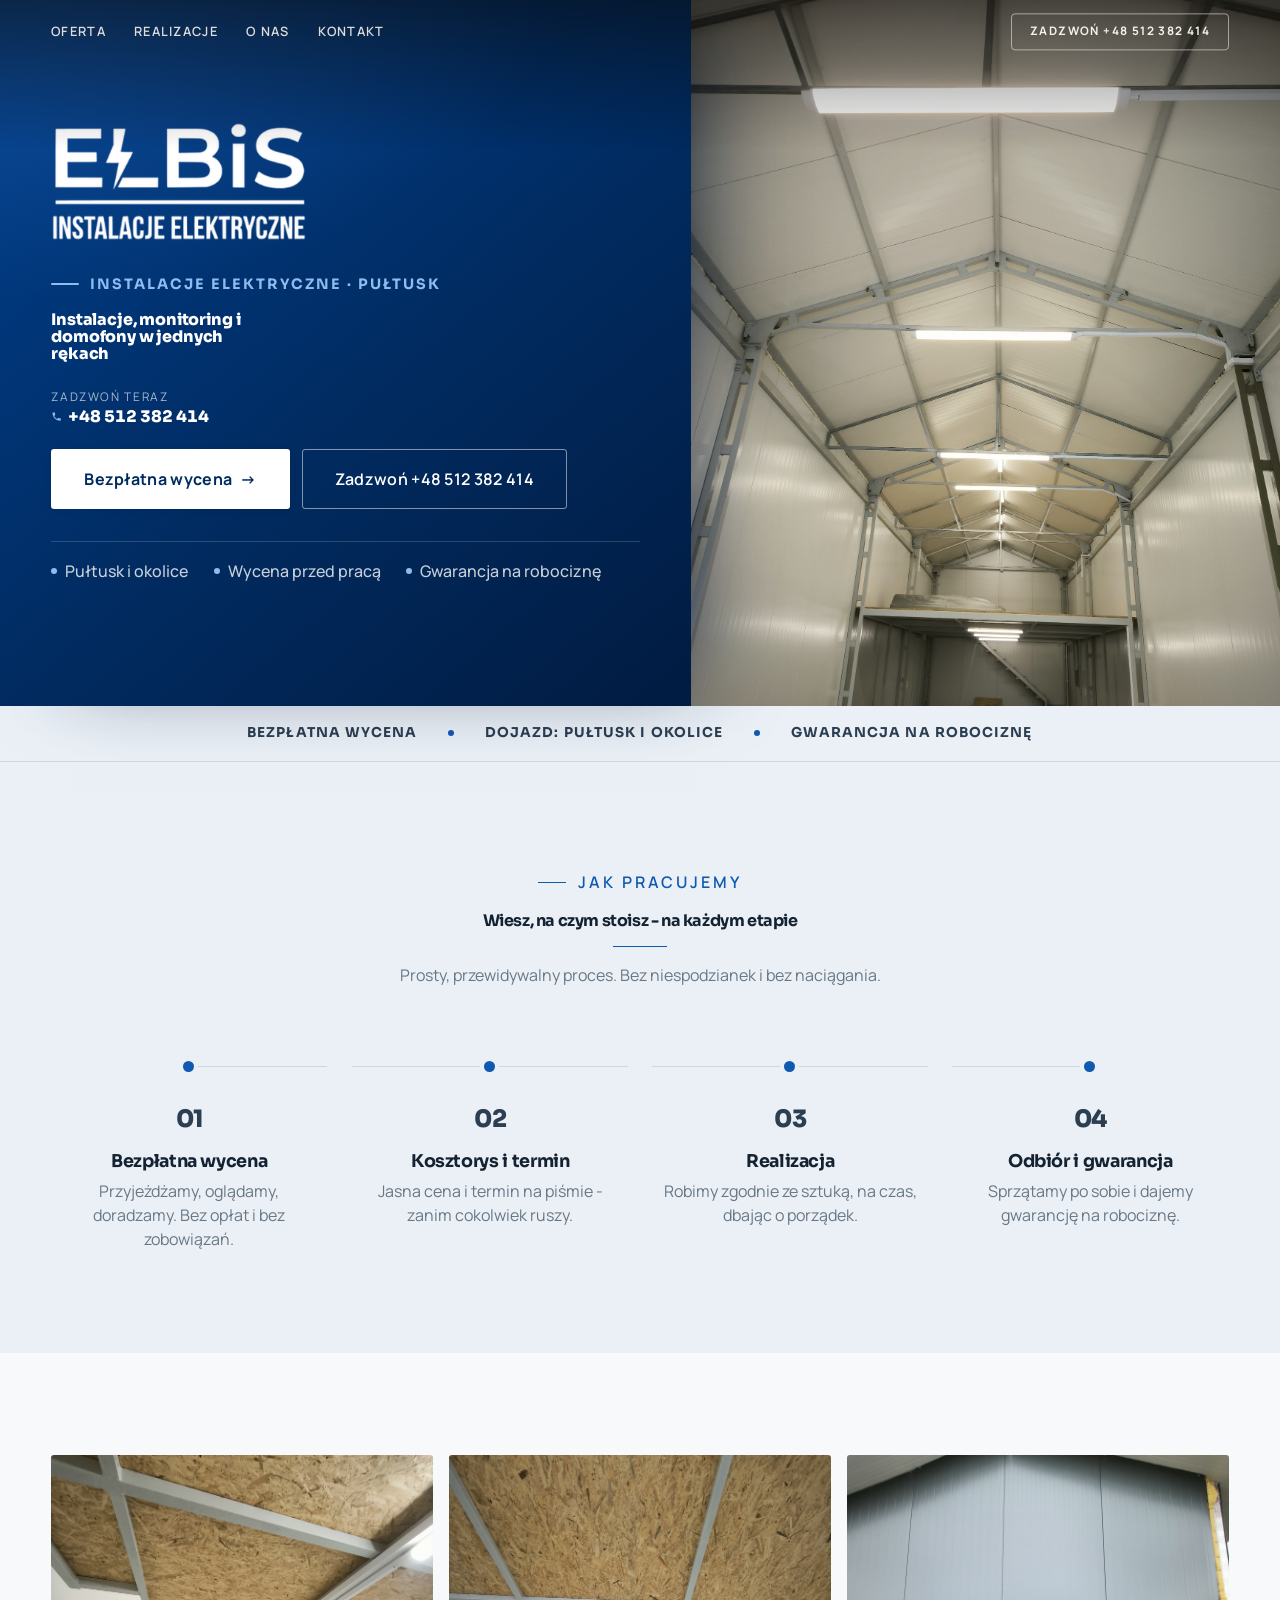
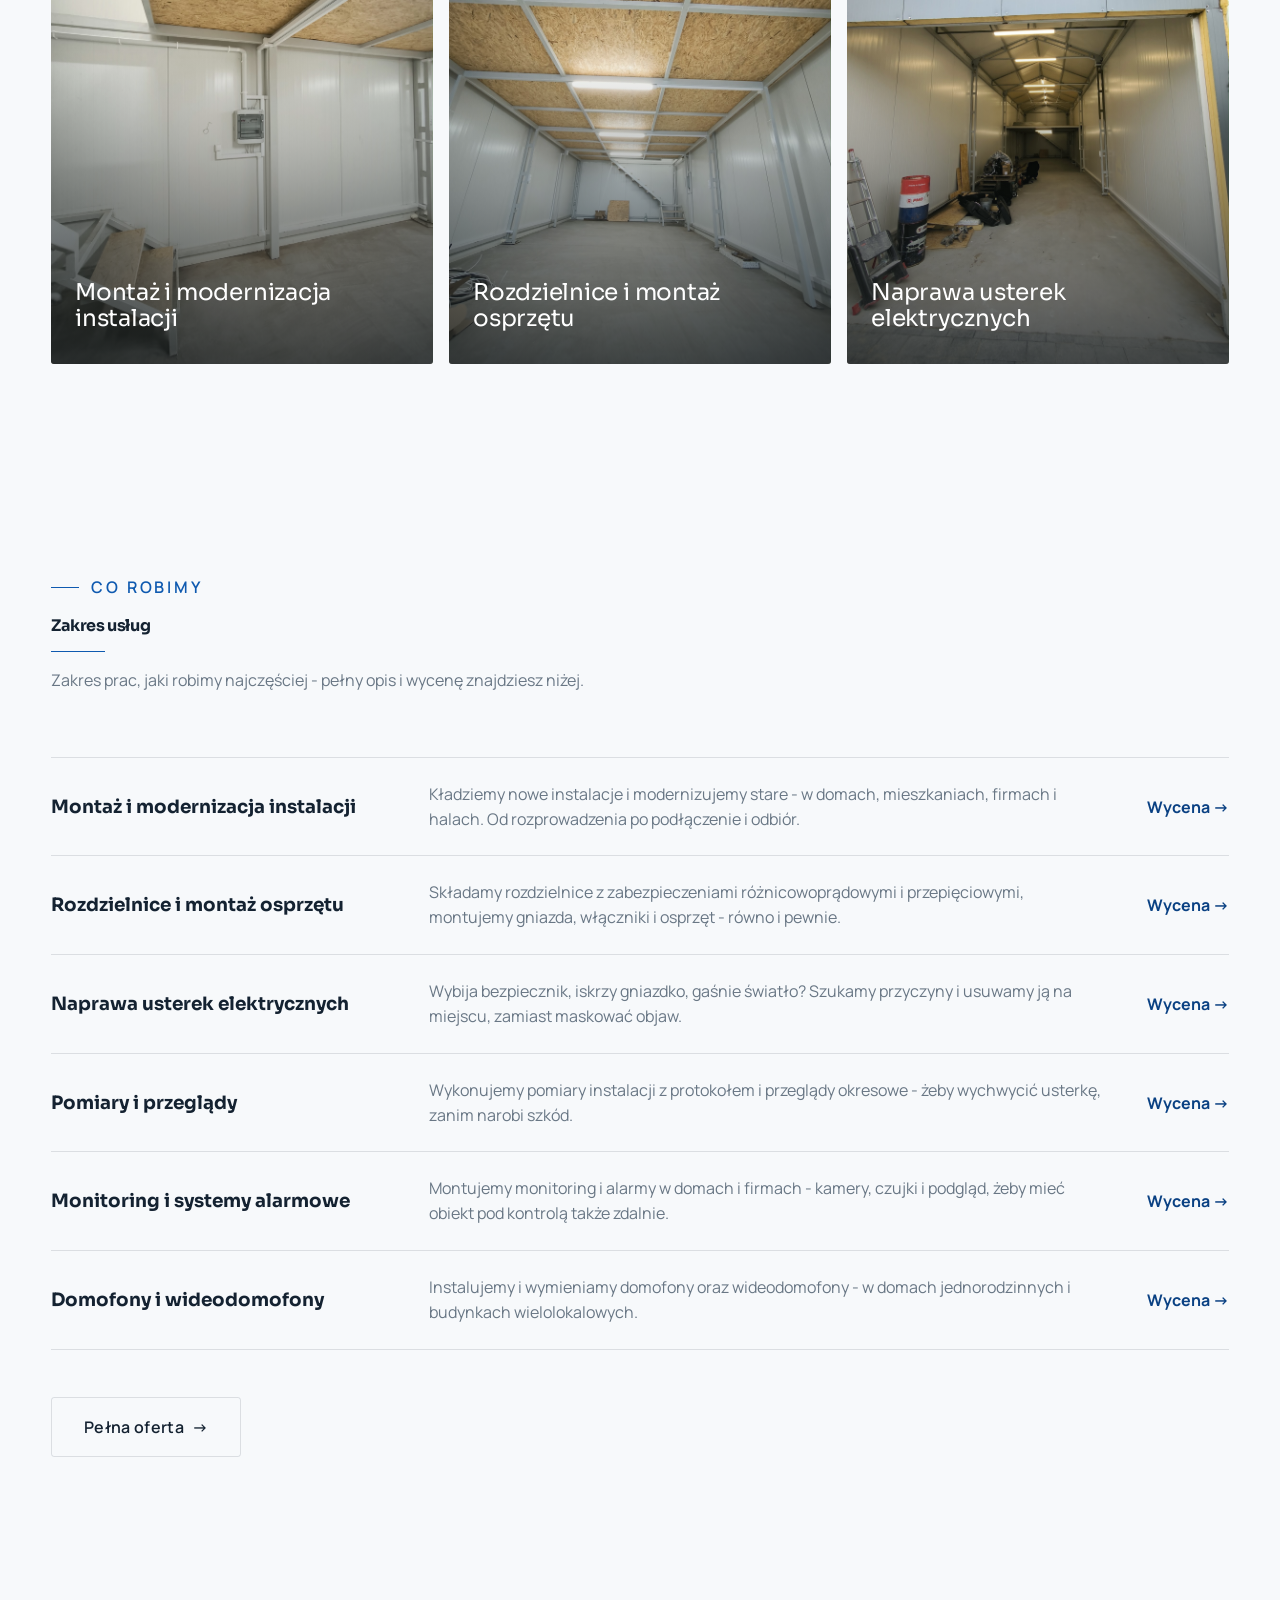
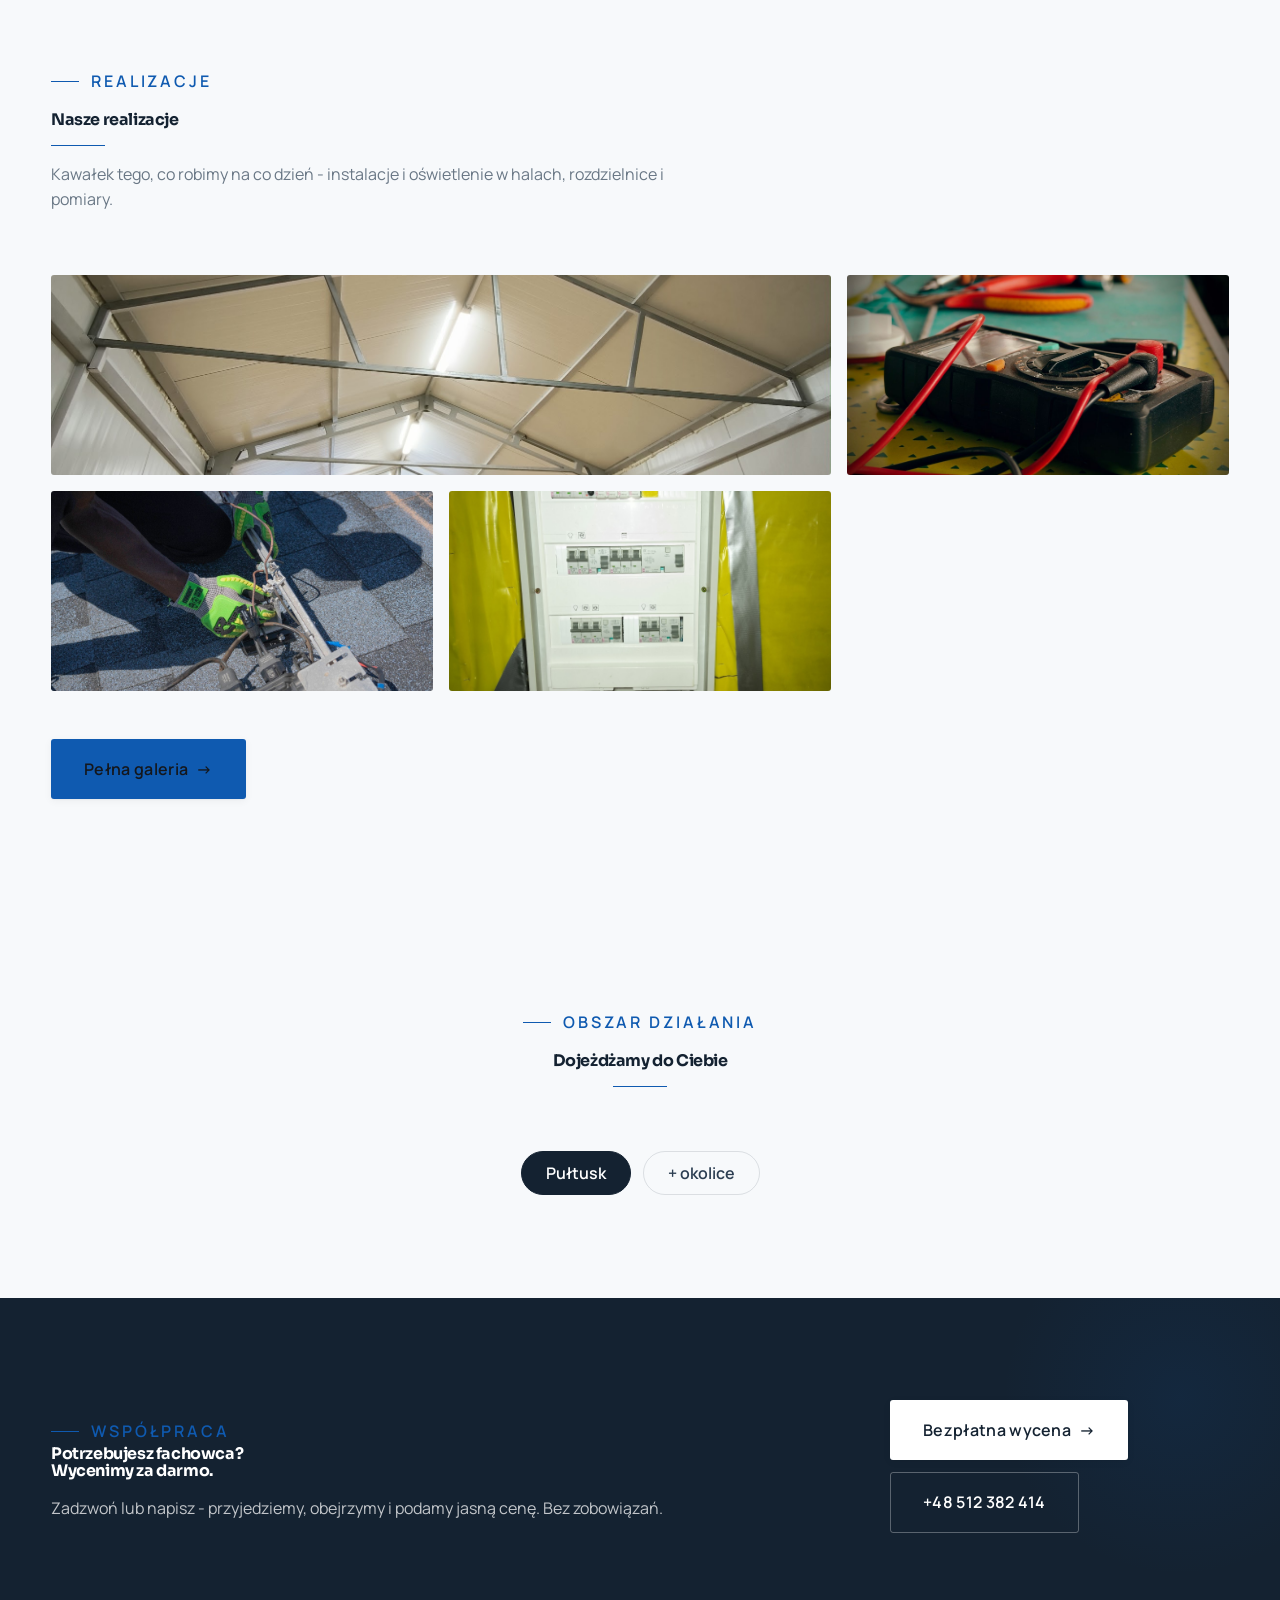
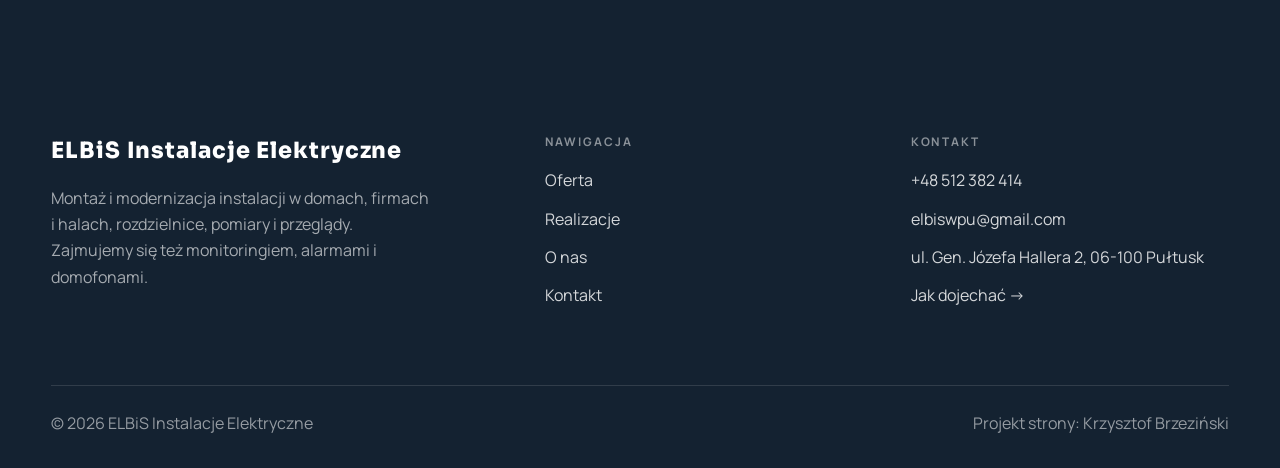
<file: index.html>
<!DOCTYPE html>
<html lang="pl">
<head>
<meta charset="UTF-8">
<meta name="viewport" content="width=device-width, initial-scale=1.0">
<title>ELBiS Instalacje Elektryczne - Elektryk · Pułtusk</title>
<meta name="description" content="ELBiS Instalacje Elektryczne - Bartosz Smoliński, Pułtusk i okolice. Montaż i modernizacja instalacji, rozdzielnice, pomiary i przeglądy, monitoring i systemy alarmowe, domofony i wideodomofony. Wycena przed pracą. Zadzwoń: 512 382 414.">
<link rel="preconnect" href="https://fonts.googleapis.com">
<link rel="preconnect" href="https://fonts.gstatic.com" crossorigin>
<link href="https://fonts.googleapis.com/css2?family=Sora:wght@600;700;800&family=Manrope:wght@400;500;600&display=swap" rel="stylesheet">
<link rel="stylesheet" href="assets/styles.css">
</head>
<body class="is-home">

<header class="nav">
  <div class="wrap nav-inner">
    <a class="brand brand-has-logo" href="index.html"><img class="brand-logo" src="img/logo.png" alt="ELBiS Instalacje Elektryczne"></a>
    <nav class="nav-links">
      <a href="oferta.html">Oferta</a>
      <a href="realizacje.html">Realizacje</a>
      <a href="o-nas.html">O nas</a>
      <a href="kontakt.html">Kontakt</a>
      <a href="tel:+48512382414" class="btn btn-accent">Zadzwoń +48 512 382 414</a>
    </nav>
    <button class="nav-toggle" aria-label="Menu"><span></span><span></span><span></span></button>
  </div>
</header>

<section class="hero-fach">
  <img class="hf-photo" src="img/hero.jpg" alt="ELBiS Instalacje Elektryczne">
  <div class="hf-panel">
      <img class="hf-logo" src="img/logo-white.png" alt="ELBiS Instalacje Elektryczne">
      <span class="hf-kicker">Instalacje elektryczne · Pułtusk</span>
      <h1 class="hf-title">Instalacje, monitoring i domofony w jednych rękach</h1>
      <a class="hf-phone" href="tel:+48512382414"><span class="hf-phone-lab">Zadzwoń teraz</span><span class="hf-phone-num"><svg class="ico-tel" width="16" height="16" viewBox="0 0 24 24" fill="none" aria-hidden="true"><path d="M6.6 10.8a15.5 15.5 0 0 0 6.6 6.6l2.2-2.2a1 1 0 0 1 1-.24 11.4 11.4 0 0 0 3.6.58 1 1 0 0 1 1 1V20a1 1 0 0 1-1 1A17 17 0 0 1 3 4a1 1 0 0 1 1-1h3.5a1 1 0 0 1 1 1c0 1.25.2 2.46.58 3.6a1 1 0 0 1-.25 1l-2.23 2.2Z" fill="currentColor"/></svg> +48 512 382 414</span></a>
      <div class="hf-actions">
        <a href="kontakt.html" class="btn btn-light">Bezpłatna wycena <span class="arr">→</span></a>
        <a href="tel:+48512382414" class="btn btn-ghost hf-ghost">Zadzwoń +48 512 382 414</a>
      </div>
      <div class="hf-meta">
        <span>Pułtusk i okolice</span>
        <span>Wycena przed pracą</span>
        <span>Gwarancja na robociznę</span>
      </div>
  </div>
</section>
<section class="fach-promise">
  <div class="wrap">
    <ul class="fp-row reveal"><li>Bezpłatna wycena</li><li>Dojazd: Pułtusk i okolice</li><li>Gwarancja na robociznę</li></ul>
  </div>
</section>
<section class="proces fachowcy">
  <div class="wrap">
    <div class="head center reveal">
      <span class="eyebrow">Jak pracujemy</span>
      <h2>Wiesz, na czym stoisz - na każdym etapie</h2>
      <p>Prosty, przewidywalny proces. Bez niespodzianek i bez naciągania.</p>
    </div>
    <ol class="proces-line">
      <li class="reveal"><span class="pno">01</span><h3>Bezpłatna wycena</h3><p>Przyjeżdżamy, oglądamy, doradzamy. Bez opłat i bez zobowiązań.</p></li>
      <li class="reveal"><span class="pno">02</span><h3>Kosztorys i termin</h3><p>Jasna cena i termin na piśmie - zanim cokolwiek ruszy.</p></li>
      <li class="reveal"><span class="pno">03</span><h3>Realizacja</h3><p>Robimy zgodnie ze sztuką, na czas, dbając o porządek.</p></li>
      <li class="reveal"><span class="pno">04</span><h3>Odbiór i gwarancja</h3><p>Sprzątamy po sobie i dajemy gwarancję na robociznę.</p></li>
    </ol>
  </div>
</section>
<section class="gateways-band">
  <div class="wrap">
    <div class="gateways">
      <a href="oferta.html" class="gateway reveal"><img src="img/g1.jpg" alt="Montaż i modernizacja instalacji" loading="lazy"><span class="g-ttl">Montaż i modernizacja instalacji</span></a>
      <a href="oferta.html" class="gateway reveal"><img src="img/g2.jpg" alt="Rozdzielnice i montaż osprzętu" loading="lazy"><span class="g-ttl">Rozdzielnice i montaż osprzętu</span></a>
      <a href="oferta.html" class="gateway reveal"><img src="img/g3.jpg" alt="Naprawa usterek elektrycznych" loading="lazy"><span class="g-ttl">Naprawa usterek elektrycznych</span></a>
    </div>
  </div>
</section>
<section class="fach-uslugi">
  <div class="wrap">
    <div class="head reveal">
      <span class="eyebrow">Co robimy</span>
      <h2>Zakres usług</h2>
      <p>Zakres prac, jaki robimy najczęściej - pełny opis i wycenę znajdziesz niżej.</p>
    </div>
    <ul class="fu-list">
      <li class="fu-row reveal"><div class="fu-name">Montaż i modernizacja instalacji</div><div class="fu-desc">Kładziemy nowe instalacje i modernizujemy stare - w domach, mieszkaniach, firmach i halach. Od rozprowadzenia po podłączenie i odbiór.</div><a class="fu-cta" href="kontakt.html">Wycena <span class="arr">→</span></a></li>
      <li class="fu-row reveal"><div class="fu-name">Rozdzielnice i montaż osprzętu</div><div class="fu-desc">Składamy rozdzielnice z zabezpieczeniami różnicowoprądowymi i przepięciowymi, montujemy gniazda, włączniki i osprzęt - równo i pewnie.</div><a class="fu-cta" href="kontakt.html">Wycena <span class="arr">→</span></a></li>
      <li class="fu-row reveal"><div class="fu-name">Naprawa usterek elektrycznych</div><div class="fu-desc">Wybija bezpiecznik, iskrzy gniazdko, gaśnie światło? Szukamy przyczyny i usuwamy ją na miejscu, zamiast maskować objaw.</div><a class="fu-cta" href="kontakt.html">Wycena <span class="arr">→</span></a></li>
      <li class="fu-row reveal"><div class="fu-name">Pomiary i przeglądy</div><div class="fu-desc">Wykonujemy pomiary instalacji z protokołem i przeglądy okresowe - żeby wychwycić usterkę, zanim narobi szkód.</div><a class="fu-cta" href="kontakt.html">Wycena <span class="arr">→</span></a></li>
      <li class="fu-row reveal"><div class="fu-name">Monitoring i systemy alarmowe</div><div class="fu-desc">Montujemy monitoring i alarmy w domach i firmach - kamery, czujki i podgląd, żeby mieć obiekt pod kontrolą także zdalnie.</div><a class="fu-cta" href="kontakt.html">Wycena <span class="arr">→</span></a></li>
      <li class="fu-row reveal"><div class="fu-name">Domofony i wideodomofony</div><div class="fu-desc">Instalujemy i wymieniamy domofony oraz wideodomofony - w domach jednorodzinnych i budynkach wielolokalowych.</div><a class="fu-cta" href="kontakt.html">Wycena <span class="arr">→</span></a></li>
    </ul>
    <div style="margin-top:var(--space-7)" class="reveal"><a href="oferta.html" class="btn btn-ghost">Pełna oferta <span class="arr">→</span></a></div>
  </div>
</section>
<section>
  <div class="wrap">
    <div class="head reveal">
      <span class="eyebrow">Realizacje</span>
      <h2>Nasze realizacje</h2>
      <p>Kawałek tego, co robimy na co dzień - instalacje i oświetlenie w halach, rozdzielnice i pomiary.</p>
    </div>
    <div class="gallery">
      <div class="tile t-two3 reveal"><img src="img/g4.jpg" alt="Rozprowadzenie instalacji" loading="lazy"><div class="cap">Rozprowadzenie instalacji</div></div>
      <div class="tile t-third reveal"><img src="img/g5.jpg" alt="Pomiary instalacji" loading="lazy"><div class="cap">Pomiary instalacji</div></div>
      <div class="tile t-third reveal"><img src="img/g6.jpg" alt="Montaż osprzętu" loading="lazy"><div class="cap">Montaż osprzętu</div></div>
      <div class="tile t-third reveal"><img src="img/about.jpg" alt="ELBiS Instalacje Elektryczne" loading="lazy"></div>
    </div>
    <div style="margin-top:var(--space-7)" class="reveal"><a href="realizacje.html" class="btn btn-accent">Pełna galeria <span class="arr">→</span></a></div>
  </div>
</section>
<section class="obszar">
  <div class="wrap">
    <div class="head center reveal">
      <span class="eyebrow">Obszar działania</span>
      <h2>Dojeżdżamy do Ciebie</h2>
    </div>
    <ul class="obszar-list reveal"><li class="is-home">Pułtusk</li><li>+ okolice</li></ul>
  </div>
</section>
<section class="cta">
  <div class="wrap">
    <div class="reveal">
      <span class="eyebrow">Współpraca</span>
      <h2>Potrzebujesz fachowca? Wycenimy za darmo.</h2>
      <p>Zadzwoń lub napisz - przyjedziemy, obejrzymy i podamy jasną cenę. Bez zobowiązań.</p>
    </div>
    <div class="cta-actions reveal">
      <a href="kontakt.html" class="btn btn-light">Bezpłatna wycena <span class="arr">→</span></a>
      <a href="tel:+48512382414" class="btn btn-ghost" style="color:#fff;border-color:rgba(255,255,255,.3)">+48 512 382 414</a>
    </div>
  </div>
</section>

<footer>
  <div class="wrap">
    <div class="foot-grid">
      <div class="foot-brand">
        <div class="name">ELBiS Instalacje Elektryczne</div>
        <p>Montaż i modernizacja instalacji w domach, firmach i halach, rozdzielnice, pomiary i przeglądy. Zajmujemy się też monitoringiem, alarmami i domofonami.</p>
      </div>
      <div class="foot-col">
        <h4>Nawigacja</h4>
        <a href="oferta.html">Oferta</a>
        <a href="realizacje.html">Realizacje</a>
        <a href="o-nas.html">O nas</a>
        <a href="kontakt.html">Kontakt</a>
      </div>
      <div class="foot-col">
        <h4>Kontakt</h4>
        <a href="tel:+48512382414">+48 512 382 414</a>
        <a href="mailto:elbiswpu@gmail.com">elbiswpu@gmail.com</a>
        <p>ul. Gen. Józefa Hallera 2, 06-100 Pułtusk</p>
        <a href="https://maps.google.com/?cid=14409911382226523155&g_mp=CiVnb29nbGUubWFwcy5wbGFjZXMudjEuUGxhY2VzLkdldFBsYWNlEAIYBCAA" target="_blank" rel="noopener">Jak dojechać →</a>
      </div>
    </div>
    <div class="foot-bot">
      <span>© 2026 ELBiS Instalacje Elektryczne</span>
      <span>Projekt strony: Krzysztof Brzeziński</span>
    </div>
  </div>
</footer>
<div class="sticky-call"><a class="sc-call" href="tel:+48512382414"><svg class="ico-tel" width="16" height="16" viewBox="0 0 24 24" fill="none" aria-hidden="true"><path d="M6.6 10.8a15.5 15.5 0 0 0 6.6 6.6l2.2-2.2a1 1 0 0 1 1-.24 11.4 11.4 0 0 0 3.6.58 1 1 0 0 1 1 1V20a1 1 0 0 1-1 1A17 17 0 0 1 3 4a1 1 0 0 1 1-1h3.5a1 1 0 0 1 1 1c0 1.25.2 2.46.58 3.6a1 1 0 0 1-.25 1l-2.23 2.2Z" fill="currentColor"/></svg> Zadzwoń</a><a class="sc-quote" href="kontakt.html">Bezpłatna wycena</a></div>

<script src="assets/main.js"></script>
</body>
</html>
</file>
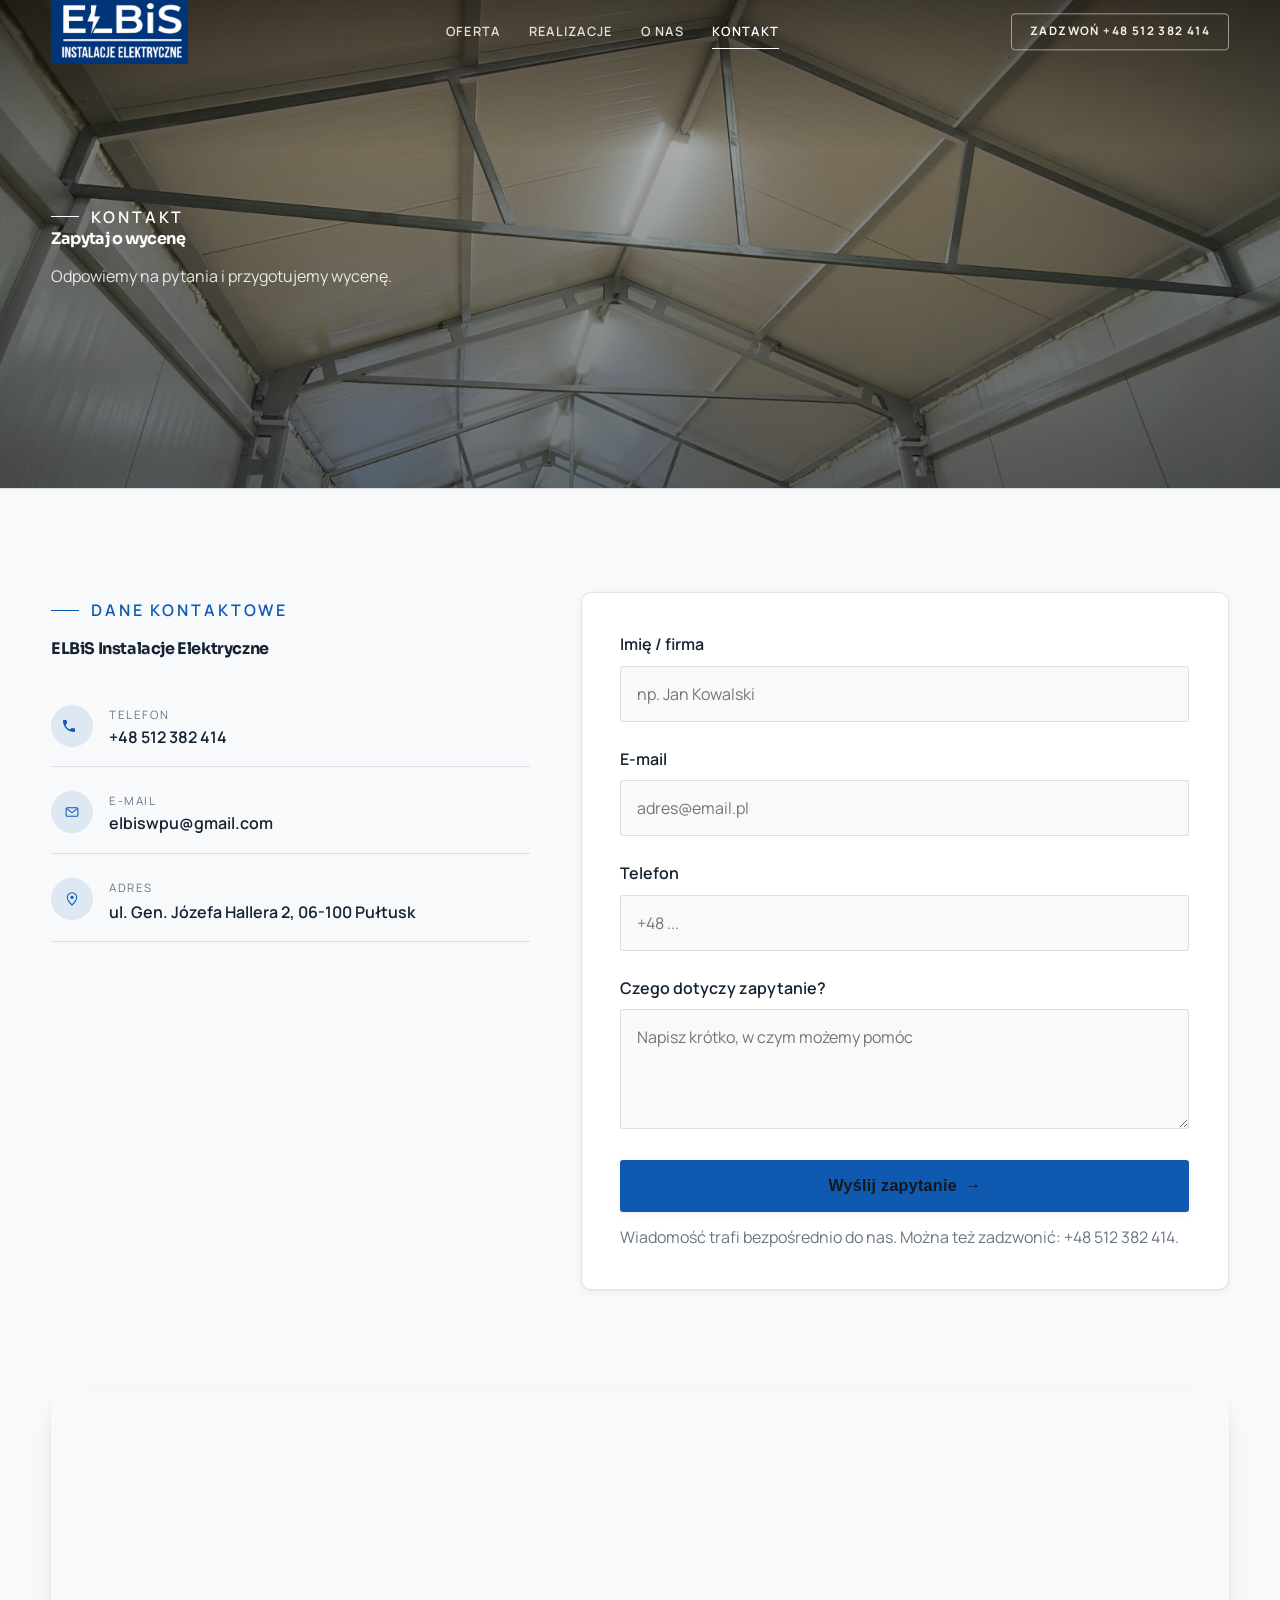
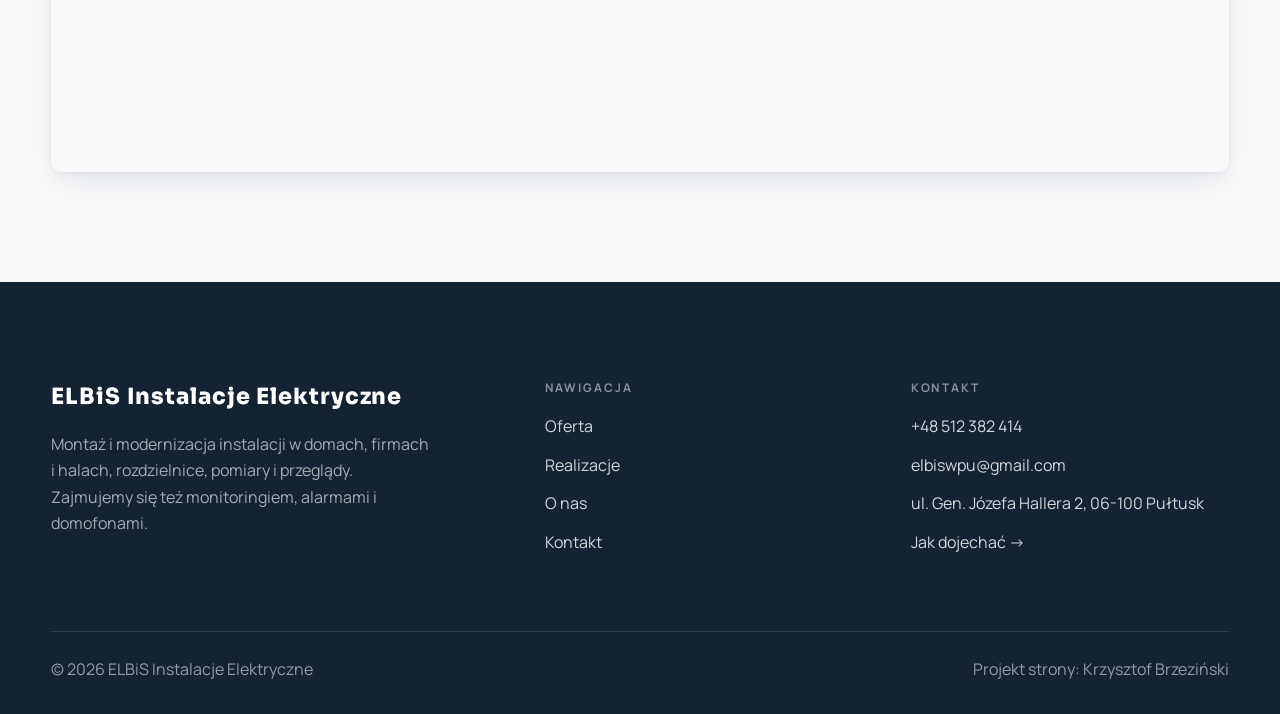
<file: kontakt.html>
<!DOCTYPE html>
<html lang="pl">
<head>
<meta charset="UTF-8">
<meta name="viewport" content="width=device-width, initial-scale=1.0">
<title>Kontakt - ELBiS Instalacje Elektryczne</title>
<meta name="description" content="Kontakt ELBiS Instalacje Elektryczne - ul. Gen. Józefa Hallera 2, 06-100 Pułtusk">
<link rel="preconnect" href="https://fonts.googleapis.com">
<link rel="preconnect" href="https://fonts.gstatic.com" crossorigin>
<link href="https://fonts.googleapis.com/css2?family=Sora:wght@600;700;800&family=Manrope:wght@400;500;600&display=swap" rel="stylesheet">
<link rel="stylesheet" href="assets/styles.css">
</head>
<body>

<header class="nav">
  <div class="wrap nav-inner">
    <a class="brand brand-has-logo" href="index.html"><img class="brand-logo" src="img/logo.png" alt="ELBiS Instalacje Elektryczne"></a>
    <nav class="nav-links">
      <a href="oferta.html">Oferta</a>
      <a href="realizacje.html">Realizacje</a>
      <a href="o-nas.html">O nas</a>
      <a href="kontakt.html" class="active">Kontakt</a>
      <a href="tel:+48512382414" class="btn btn-accent">Zadzwoń +48 512 382 414</a>
    </nav>
    <button class="nav-toggle" aria-label="Menu"><span></span><span></span><span></span></button>
  </div>
</header>

<section class="pagehead">
  <img src="img/g4.jpg" alt="ELBiS Instalacje Elektryczne - Zapytaj o wycenę">
  <div class="wrap">
    <span class="eyebrow">Kontakt</span>
    <h1>Zapytaj o wycenę</h1>
    <p>Odpowiemy na pytania i przygotujemy wycenę.</p>
  </div>
</section>
<section>
  <div class="wrap contact-grid">
    <div class="reveal">
      <span class="eyebrow">Dane kontaktowe</span>
      <h2 style="margin:var(--space-4) 0 var(--space-6)">ELBiS Instalacje Elektryczne</h2>
      <div class="info-list">
        <div class="info-row"><div class="ic"><svg class="ico-tel" width="16" height="16" viewBox="0 0 24 24" fill="none" aria-hidden="true"><path d="M6.6 10.8a15.5 15.5 0 0 0 6.6 6.6l2.2-2.2a1 1 0 0 1 1-.24 11.4 11.4 0 0 0 3.6.58 1 1 0 0 1 1 1V20a1 1 0 0 1-1 1A17 17 0 0 1 3 4a1 1 0 0 1 1-1h3.5a1 1 0 0 1 1 1c0 1.25.2 2.46.58 3.6a1 1 0 0 1-.25 1l-2.23 2.2Z" fill="currentColor"/></svg></div><div><div class="lbl">Telefon</div><a class="val" href="tel:+48512382414">+48 512 382 414</a></div></div>
        <div class="info-row"><div class="ic"><svg class="ico-mail" width="16" height="16" viewBox="0 0 24 24" fill="none" aria-hidden="true"><rect x="3.2" y="5.5" width="17.6" height="13" rx="1.6" stroke="currentColor" stroke-width="1.6"/><path d="M4 7l8 6 8-6" stroke="currentColor" stroke-width="1.6" stroke-linecap="round" stroke-linejoin="round"/></svg></div><div><div class="lbl">E-mail</div><a class="val" href="mailto:elbiswpu@gmail.com">elbiswpu@gmail.com</a></div></div>
        <div class="info-row"><div class="ic"><svg class="ico-pin" width="16" height="16" viewBox="0 0 24 24" fill="none" aria-hidden="true"><path d="M12 21s7-6.1 7-11.5A7 7 0 0 0 5 9.5C5 14.9 12 21 12 21Z" stroke="currentColor" stroke-width="1.6" fill="none"/><circle cx="12" cy="9.5" r="2.4" fill="currentColor"/></svg></div><div><div class="lbl">Adres</div><div class="val">ul. Gen. Józefa Hallera 2, 06-100 Pułtusk</div></div></div>
      </div>
    </div>
    <div class="reveal">
      <form class="form" action="https://formsubmit.co/elbiswpu@gmail.com" method="POST">
        <input type="hidden" name="_subject" value="Zapytanie ze strony ELBiS Instalacje Elektryczne">
        <input type="hidden" name="_captcha" value="false">
        <input type="hidden" name="_template" value="table">
        <div class="fld"><label for="name">Imię / firma</label><input id="name" name="name" type="text" placeholder="np. Jan Kowalski" required></div>
        <div class="fld"><label for="email">E-mail</label><input id="email" name="email" type="email" placeholder="adres@email.pl" required></div>
        <div class="fld"><label for="phone">Telefon</label><input id="phone" name="phone" type="tel" placeholder="+48 ..."></div>
        <div class="fld"><label for="msg">Czego dotyczy zapytanie?</label><textarea id="msg" name="message" placeholder="Napisz krótko, w czym możemy pomóc" required></textarea></div>
        <button type="submit" class="btn btn-accent" style="width:100%;justify-content:center">Wyślij zapytanie <span class="arr">→</span></button>
        <p class="note">Wiadomość trafi bezpośrednio do nas. Można też zadzwonić: +48 512 382 414.</p>
      </form>
    </div>
  </div>
</section>
<section style="padding-top:0">
  <div class="wrap reveal">
    <iframe class="map" title="ELBiS Instalacje Elektryczne - Pułtusk" src="https://maps.google.com/maps?q=52.7136269%2C21.0767607&z=15&output=embed" loading="lazy" referrerpolicy="no-referrer-when-downgrade"></iframe>
  </div>
</section>

<footer>
  <div class="wrap">
    <div class="foot-grid">
      <div class="foot-brand">
        <div class="name">ELBiS Instalacje Elektryczne</div>
        <p>Montaż i modernizacja instalacji w domach, firmach i halach, rozdzielnice, pomiary i przeglądy. Zajmujemy się też monitoringiem, alarmami i domofonami.</p>
      </div>
      <div class="foot-col">
        <h4>Nawigacja</h4>
        <a href="oferta.html">Oferta</a>
        <a href="realizacje.html">Realizacje</a>
        <a href="o-nas.html">O nas</a>
        <a href="kontakt.html">Kontakt</a>
      </div>
      <div class="foot-col">
        <h4>Kontakt</h4>
        <a href="tel:+48512382414">+48 512 382 414</a>
        <a href="mailto:elbiswpu@gmail.com">elbiswpu@gmail.com</a>
        <p>ul. Gen. Józefa Hallera 2, 06-100 Pułtusk</p>
        <a href="https://maps.google.com/?cid=14409911382226523155&g_mp=CiVnb29nbGUubWFwcy5wbGFjZXMudjEuUGxhY2VzLkdldFBsYWNlEAIYBCAA" target="_blank" rel="noopener">Jak dojechać →</a>
      </div>
    </div>
    <div class="foot-bot">
      <span>© 2026 ELBiS Instalacje Elektryczne</span>
      <span>Projekt strony: Krzysztof Brzeziński</span>
    </div>
  </div>
</footer>
<div class="sticky-call"><a class="sc-call" href="tel:+48512382414"><svg class="ico-tel" width="16" height="16" viewBox="0 0 24 24" fill="none" aria-hidden="true"><path d="M6.6 10.8a15.5 15.5 0 0 0 6.6 6.6l2.2-2.2a1 1 0 0 1 1-.24 11.4 11.4 0 0 0 3.6.58 1 1 0 0 1 1 1V20a1 1 0 0 1-1 1A17 17 0 0 1 3 4a1 1 0 0 1 1-1h3.5a1 1 0 0 1 1 1c0 1.25.2 2.46.58 3.6a1 1 0 0 1-.25 1l-2.23 2.2Z" fill="currentColor"/></svg> Zadzwoń</a><a class="sc-quote" href="kontakt.html">Bezpłatna wycena</a></div>

<script src="assets/main.js"></script>
</body>
</html>
</file>
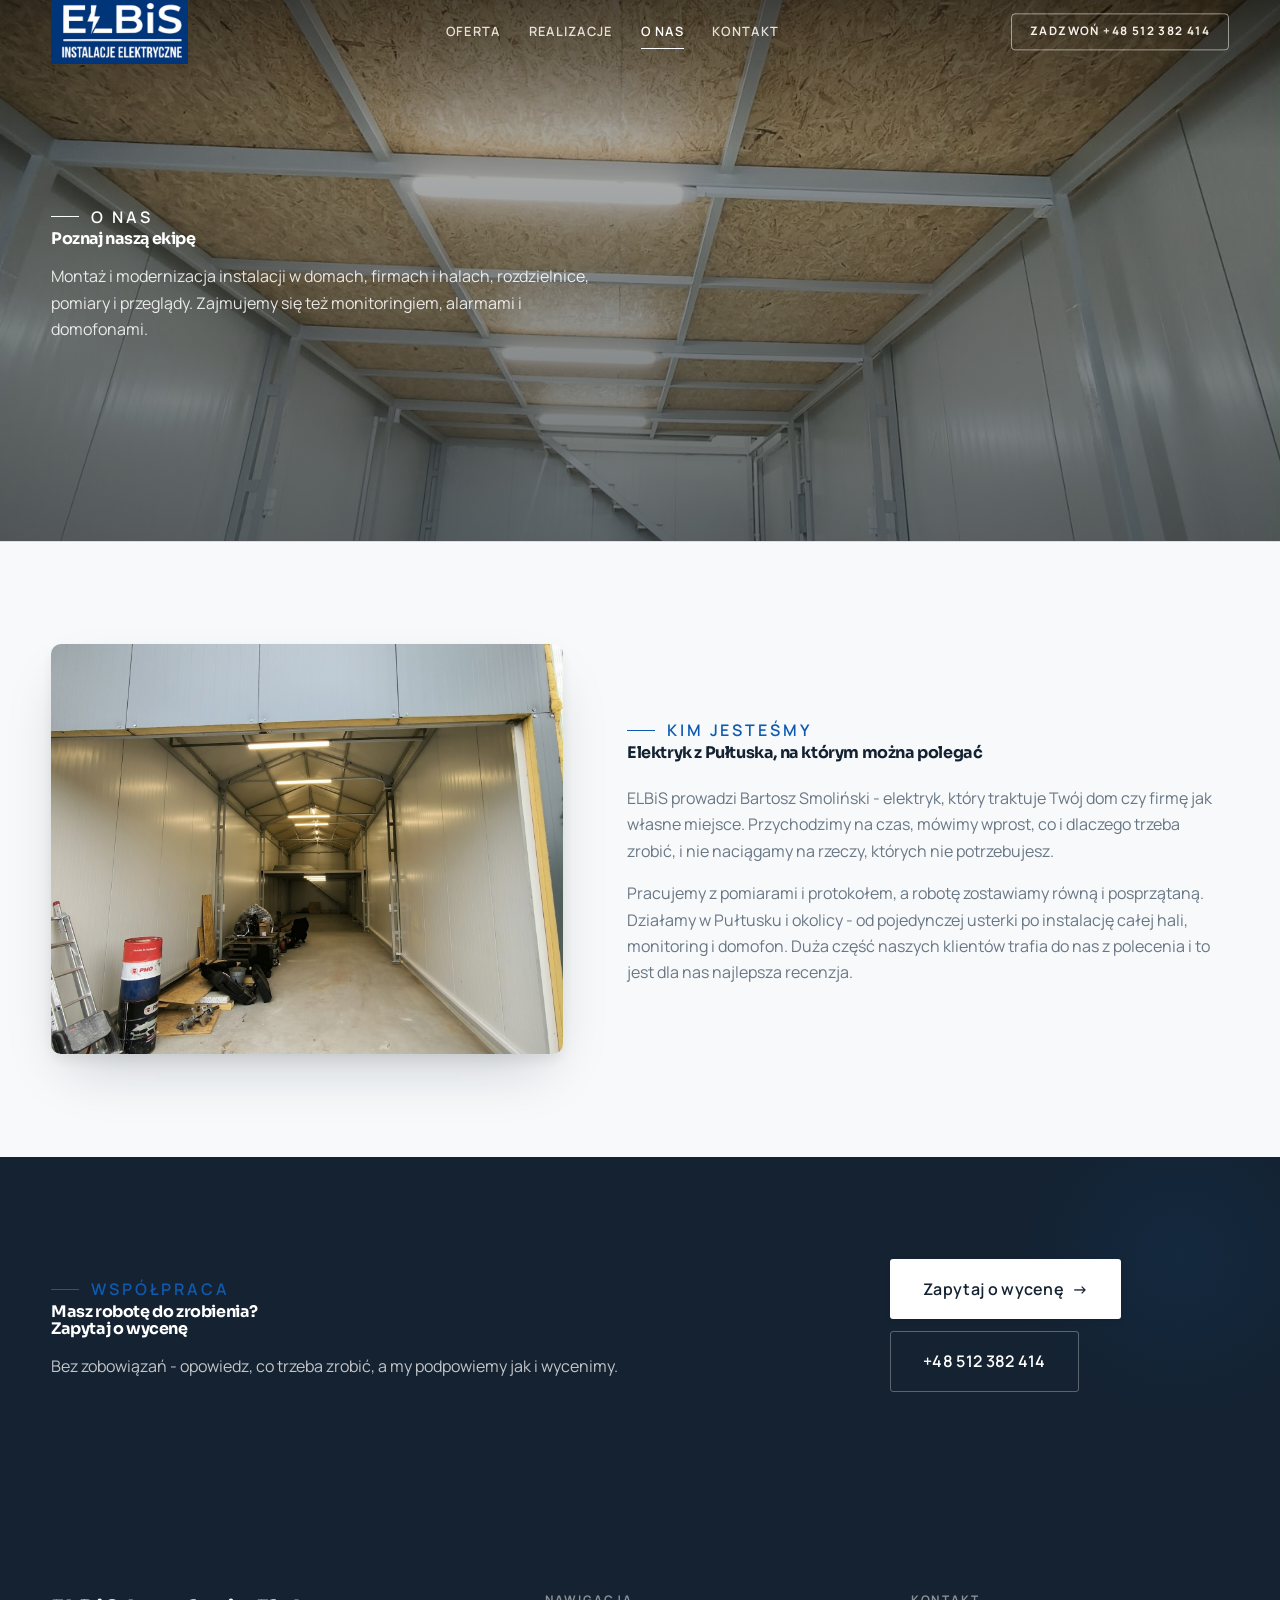
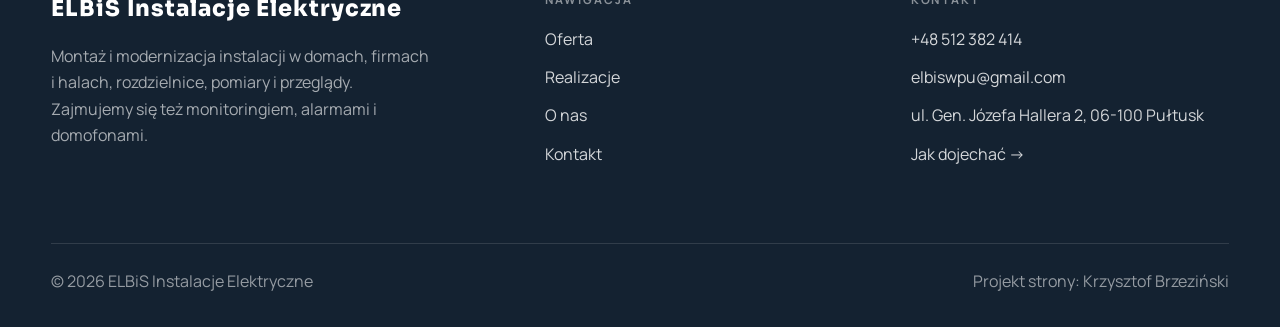
<file: o-nas.html>
<!DOCTYPE html>
<html lang="pl">
<head>
<meta charset="UTF-8">
<meta name="viewport" content="width=device-width, initial-scale=1.0">
<title>O nas - ELBiS Instalacje Elektryczne</title>
<meta name="description" content="ELBiS Instalacje Elektryczne - Bartosz Smoliński, Pułtusk i okolice. Montaż i modernizacja instalacji, rozdzielnice, pomiary i przeglądy, monitoring i systemy alarmowe, domofony i wideodomofony. Wycena przed pracą. Zadzwoń: 512 382 414.">
<link rel="preconnect" href="https://fonts.googleapis.com">
<link rel="preconnect" href="https://fonts.gstatic.com" crossorigin>
<link href="https://fonts.googleapis.com/css2?family=Sora:wght@600;700;800&family=Manrope:wght@400;500;600&display=swap" rel="stylesheet">
<link rel="stylesheet" href="assets/styles.css">
</head>
<body>

<header class="nav">
  <div class="wrap nav-inner">
    <a class="brand brand-has-logo" href="index.html"><img class="brand-logo" src="img/logo.png" alt="ELBiS Instalacje Elektryczne"></a>
    <nav class="nav-links">
      <a href="oferta.html">Oferta</a>
      <a href="realizacje.html">Realizacje</a>
      <a href="o-nas.html" class="active">O nas</a>
      <a href="kontakt.html">Kontakt</a>
      <a href="tel:+48512382414" class="btn btn-accent">Zadzwoń +48 512 382 414</a>
    </nav>
    <button class="nav-toggle" aria-label="Menu"><span></span><span></span><span></span></button>
  </div>
</header>

<section class="pagehead">
  <img src="img/g2.jpg" alt="ELBiS Instalacje Elektryczne - Poznaj naszą ekipę">
  <div class="wrap">
    <span class="eyebrow">O nas</span>
    <h1>Poznaj naszą ekipę</h1>
    <p>Montaż i modernizacja instalacji w domach, firmach i halach, rozdzielnice, pomiary i przeglądy. Zajmujemy się też monitoringiem, alarmami i domofonami.</p>
  </div>
</section>
<section>
  <div class="wrap split">
    <div class="split-art reveal"><img src="img/g3.jpg" alt="ELBiS Instalacje Elektryczne" loading="lazy"></div>
    <div class="split-copy reveal">
      <span class="eyebrow">Kim jesteśmy</span>
      <h2>Elektryk z Pułtuska, na którym można polegać</h2>
      <p class="muted">ELBiS prowadzi Bartosz Smoliński - elektryk, który traktuje Twój dom czy firmę jak własne miejsce. Przychodzimy na czas, mówimy wprost, co i dlaczego trzeba zrobić, i nie naciągamy na rzeczy, których nie potrzebujesz.</p>
      <p class="muted">Pracujemy z pomiarami i protokołem, a robotę zostawiamy równą i posprzątaną. Działamy w Pułtusku i okolicy - od pojedynczej usterki po instalację całej hali, monitoring i domofon. Duża część naszych klientów trafia do nas z polecenia i to jest dla nas najlepsza recenzja.</p>
    </div>
  </div>
</section>


<section class="cta">
  <div class="wrap">
    <div class="reveal">
      <span class="eyebrow">Współpraca</span>
      <h2>Masz robotę do zrobienia? Zapytaj o wycenę</h2>
      <p>Bez zobowiązań - opowiedz, co trzeba zrobić, a my podpowiemy jak i wycenimy.</p>
    </div>
    <div class="cta-actions reveal">
      <a href="kontakt.html" class="btn btn-light">Zapytaj o wycenę <span class="arr">→</span></a>
      <a href="tel:+48512382414" class="btn btn-ghost" style="color:#fff;border-color:rgba(255,255,255,.3)">+48 512 382 414</a>
    </div>
  </div>
</section>

<footer>
  <div class="wrap">
    <div class="foot-grid">
      <div class="foot-brand">
        <div class="name">ELBiS Instalacje Elektryczne</div>
        <p>Montaż i modernizacja instalacji w domach, firmach i halach, rozdzielnice, pomiary i przeglądy. Zajmujemy się też monitoringiem, alarmami i domofonami.</p>
      </div>
      <div class="foot-col">
        <h4>Nawigacja</h4>
        <a href="oferta.html">Oferta</a>
        <a href="realizacje.html">Realizacje</a>
        <a href="o-nas.html">O nas</a>
        <a href="kontakt.html">Kontakt</a>
      </div>
      <div class="foot-col">
        <h4>Kontakt</h4>
        <a href="tel:+48512382414">+48 512 382 414</a>
        <a href="mailto:elbiswpu@gmail.com">elbiswpu@gmail.com</a>
        <p>ul. Gen. Józefa Hallera 2, 06-100 Pułtusk</p>
        <a href="https://maps.google.com/?cid=14409911382226523155&g_mp=CiVnb29nbGUubWFwcy5wbGFjZXMudjEuUGxhY2VzLkdldFBsYWNlEAIYBCAA" target="_blank" rel="noopener">Jak dojechać →</a>
      </div>
    </div>
    <div class="foot-bot">
      <span>© 2026 ELBiS Instalacje Elektryczne</span>
      <span>Projekt strony: Krzysztof Brzeziński</span>
    </div>
  </div>
</footer>
<div class="sticky-call"><a class="sc-call" href="tel:+48512382414"><svg class="ico-tel" width="16" height="16" viewBox="0 0 24 24" fill="none" aria-hidden="true"><path d="M6.6 10.8a15.5 15.5 0 0 0 6.6 6.6l2.2-2.2a1 1 0 0 1 1-.24 11.4 11.4 0 0 0 3.6.58 1 1 0 0 1 1 1V20a1 1 0 0 1-1 1A17 17 0 0 1 3 4a1 1 0 0 1 1-1h3.5a1 1 0 0 1 1 1c0 1.25.2 2.46.58 3.6a1 1 0 0 1-.25 1l-2.23 2.2Z" fill="currentColor"/></svg> Zadzwoń</a><a class="sc-quote" href="kontakt.html">Bezpłatna wycena</a></div>

<script src="assets/main.js"></script>
</body>
</html>
</file>
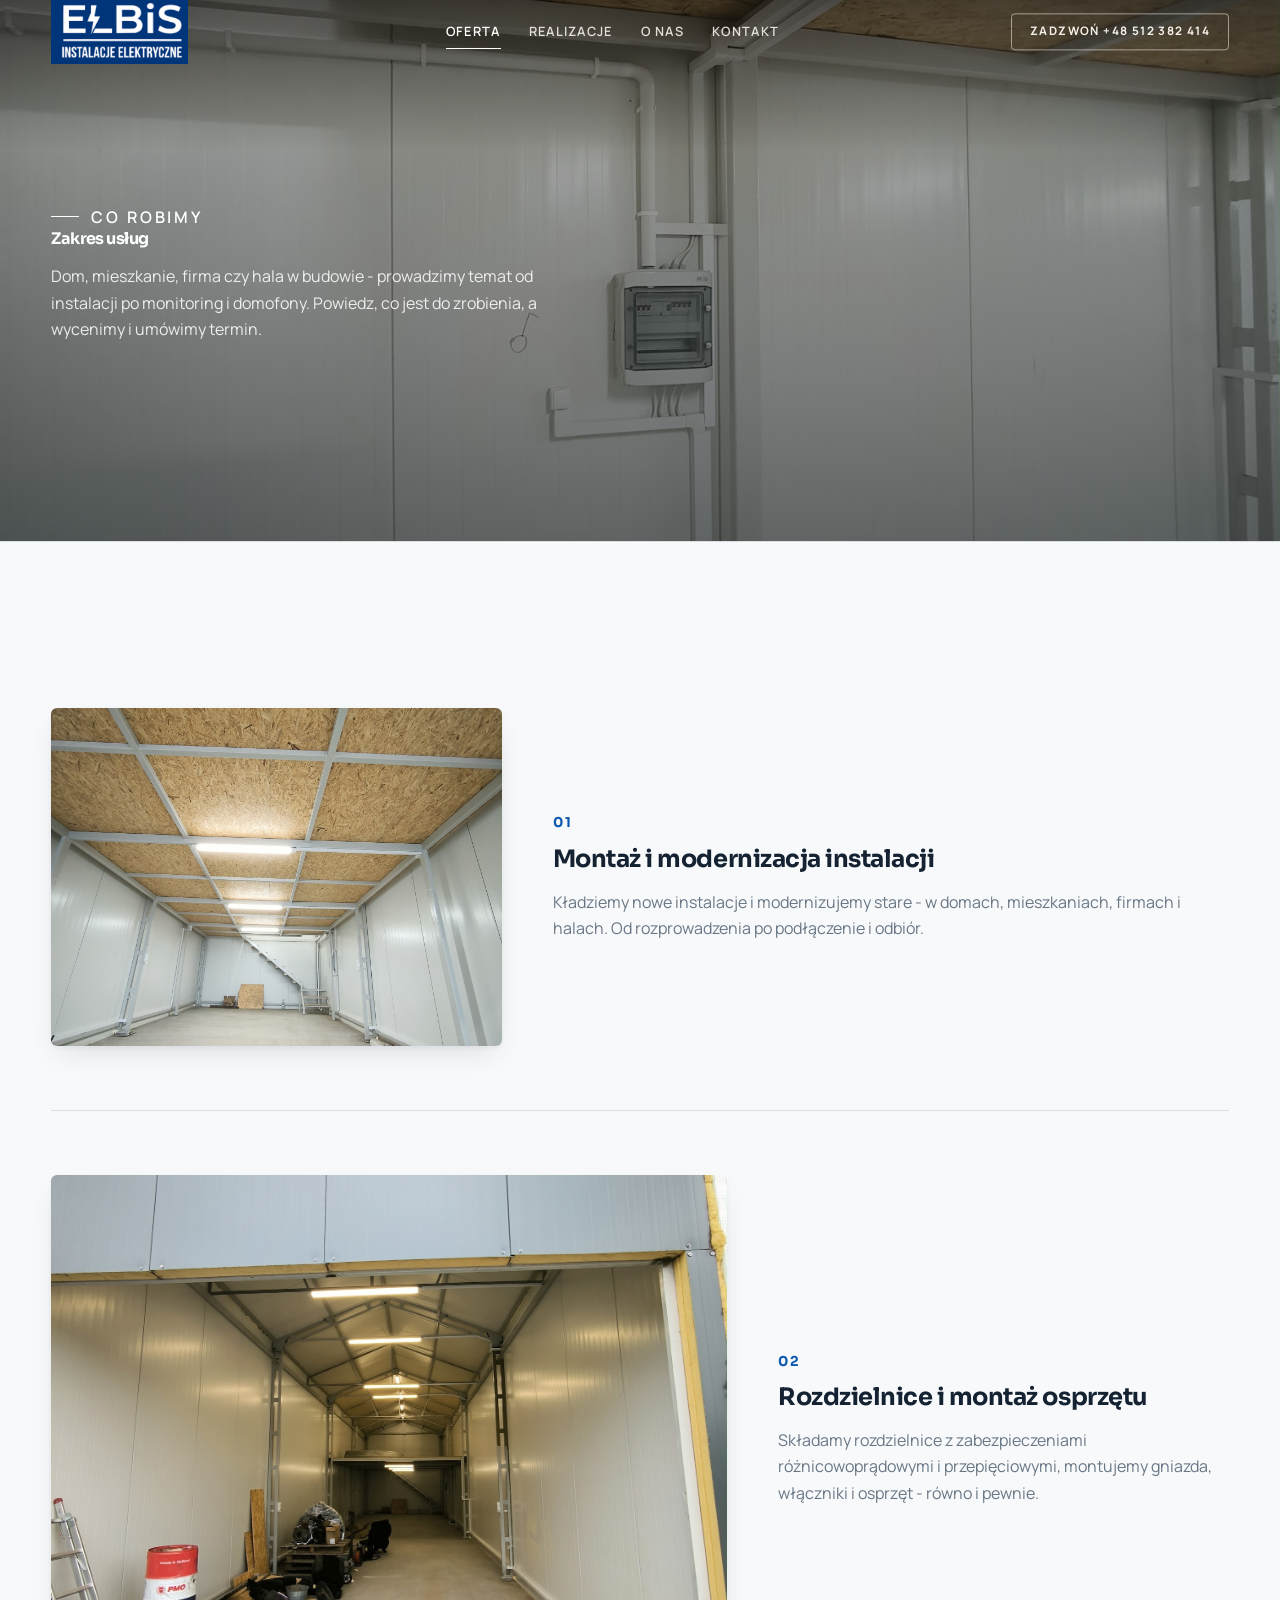
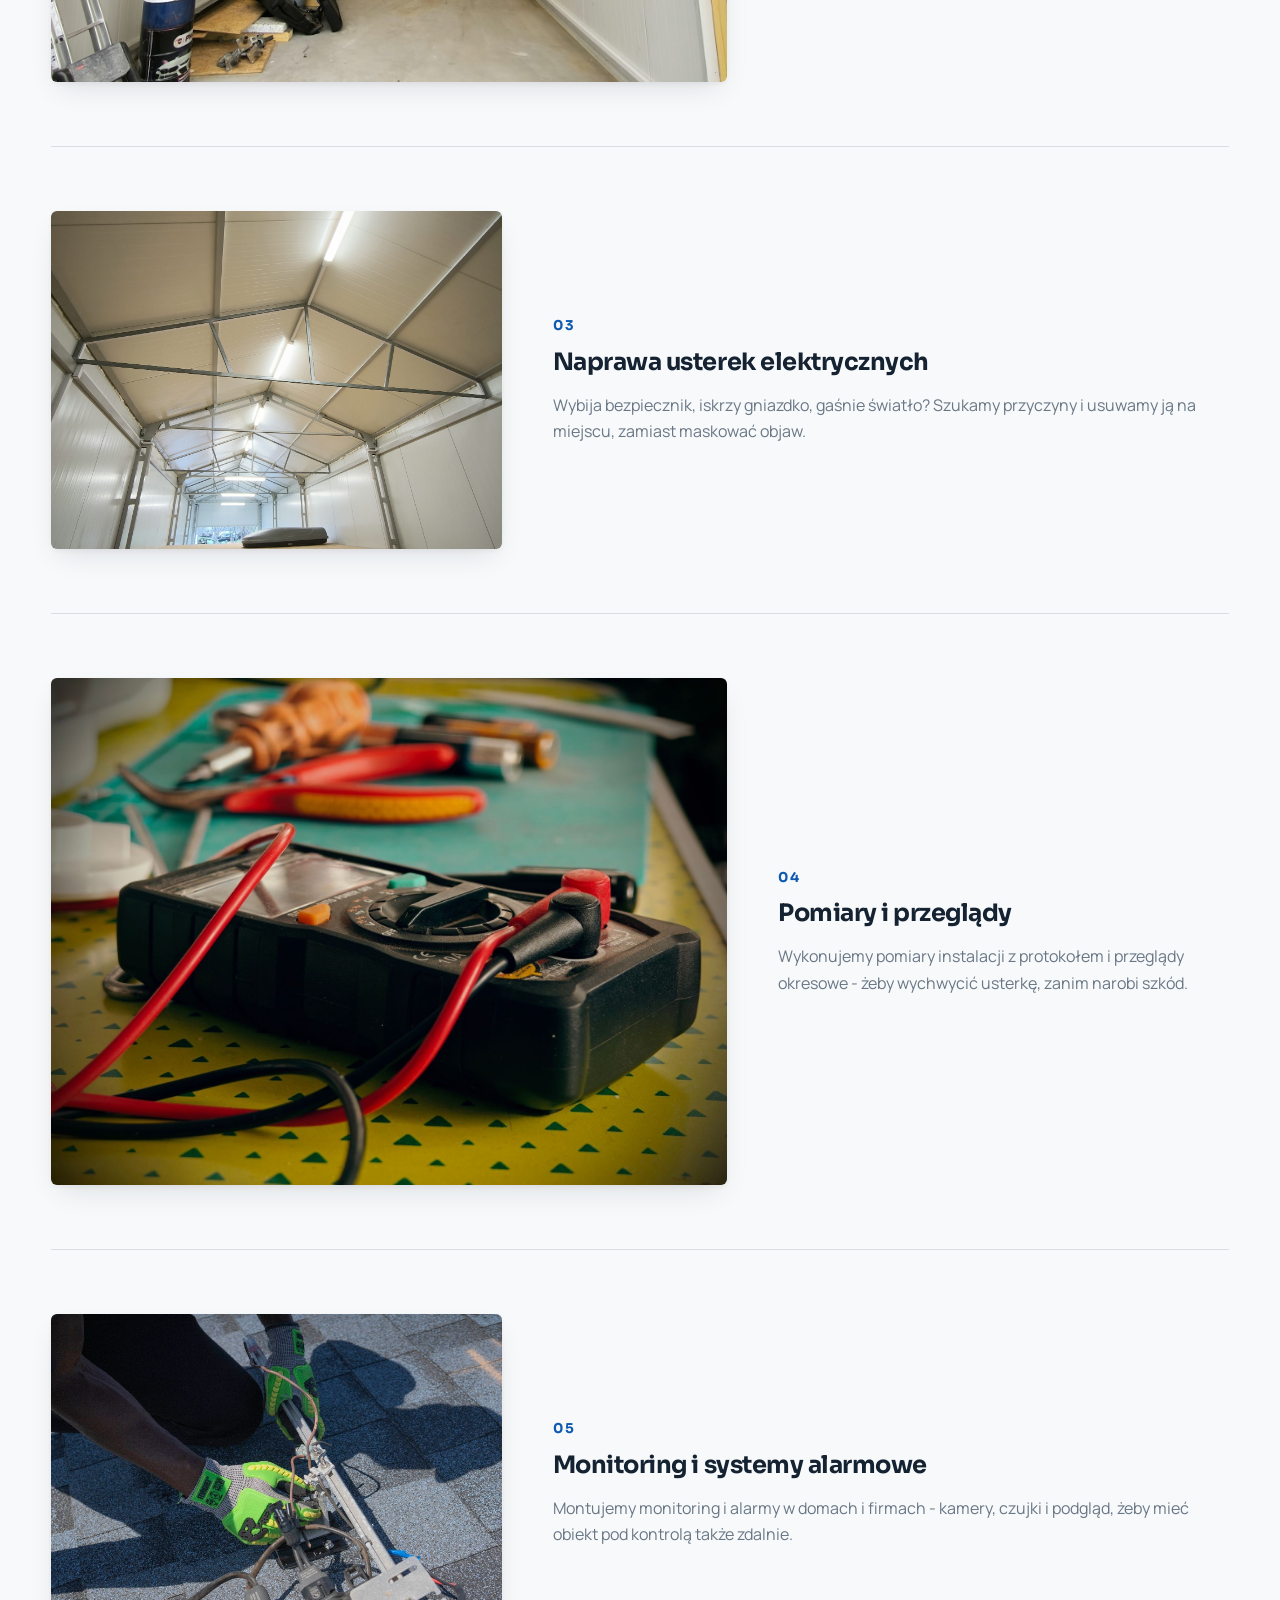
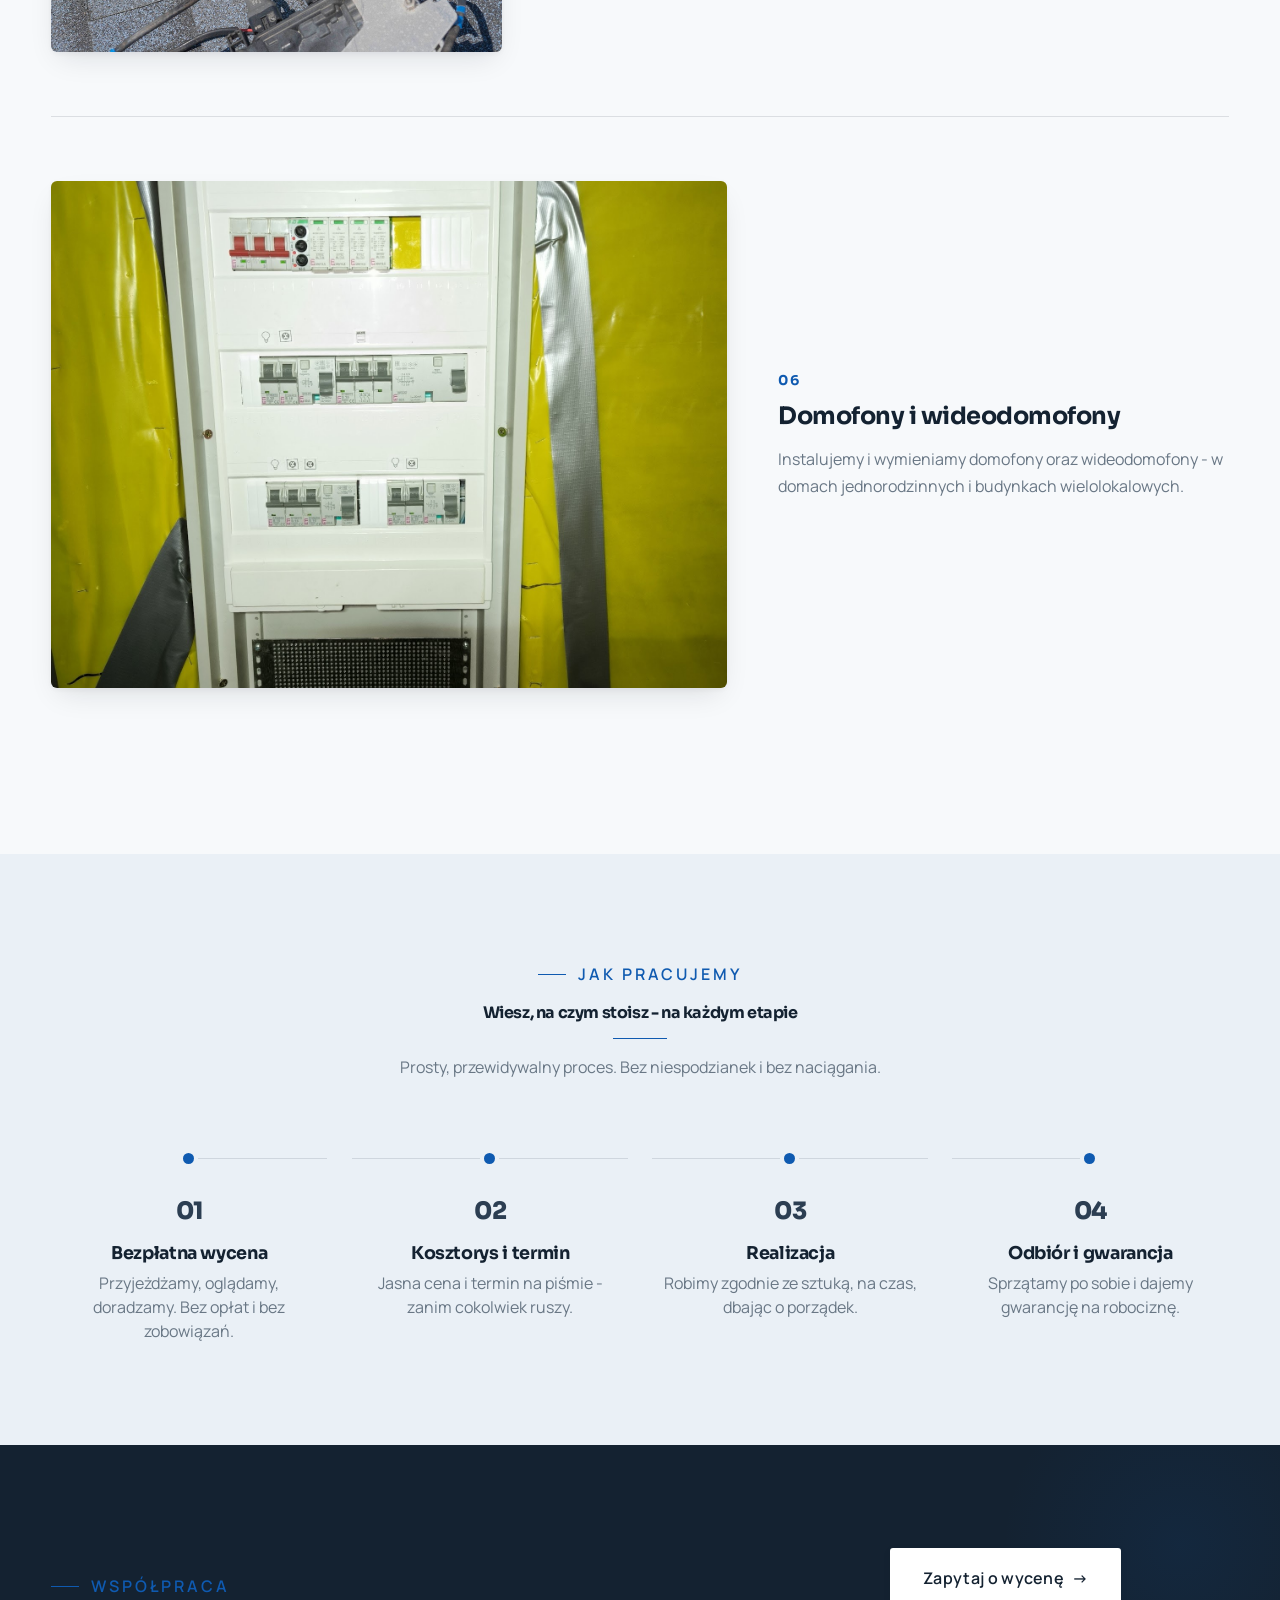
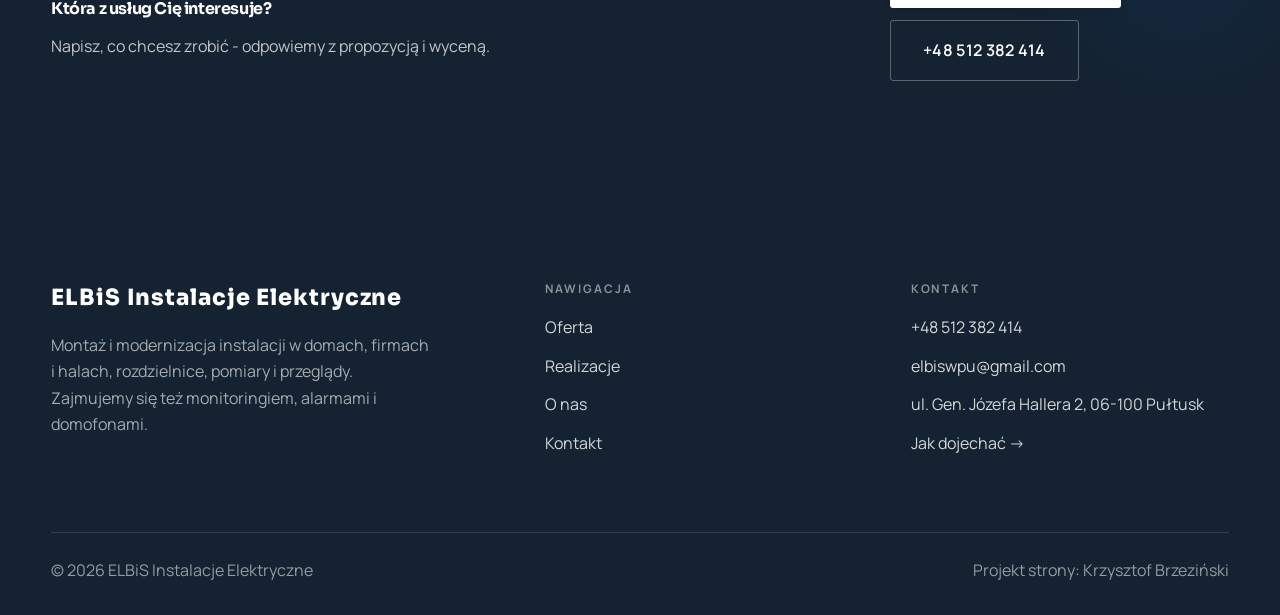
<file: oferta.html>
<!DOCTYPE html>
<html lang="pl">
<head>
<meta charset="UTF-8">
<meta name="viewport" content="width=device-width, initial-scale=1.0">
<title>Oferta - ELBiS Instalacje Elektryczne</title>
<meta name="description" content="ELBiS Instalacje Elektryczne - Bartosz Smoliński, Pułtusk i okolice. Montaż i modernizacja instalacji, rozdzielnice, pomiary i przeglądy, monitoring i systemy alarmowe, domofony i wideodomofony. Wycena przed pracą. Zadzwoń: 512 382 414.">
<link rel="preconnect" href="https://fonts.googleapis.com">
<link rel="preconnect" href="https://fonts.gstatic.com" crossorigin>
<link href="https://fonts.googleapis.com/css2?family=Sora:wght@600;700;800&family=Manrope:wght@400;500;600&display=swap" rel="stylesheet">
<link rel="stylesheet" href="assets/styles.css">
</head>
<body>

<header class="nav">
  <div class="wrap nav-inner">
    <a class="brand brand-has-logo" href="index.html"><img class="brand-logo" src="img/logo.png" alt="ELBiS Instalacje Elektryczne"></a>
    <nav class="nav-links">
      <a href="oferta.html" class="active">Oferta</a>
      <a href="realizacje.html">Realizacje</a>
      <a href="o-nas.html">O nas</a>
      <a href="kontakt.html">Kontakt</a>
      <a href="tel:+48512382414" class="btn btn-accent">Zadzwoń +48 512 382 414</a>
    </nav>
    <button class="nav-toggle" aria-label="Menu"><span></span><span></span><span></span></button>
  </div>
</header>

<section class="pagehead">
  <img src="img/g1.jpg" alt="ELBiS Instalacje Elektryczne - Zakres usług">
  <div class="wrap">
    <span class="eyebrow">Co robimy</span>
    <h1>Zakres usług</h1>
    <p>Dom, mieszkanie, firma czy hala w budowie - prowadzimy temat od instalacji po monitoring i domofony. Powiedz, co jest do zrobienia, a wycenimy i umówimy termin.</p>
  </div>
</section>
<section>
  <div class="wrap">
    <div class="svc-row reveal">
      <div class="svc-row-art"><img src="img/g2.jpg" alt="Montaż i modernizacja instalacji" loading="lazy"></div>
      <div>
        <span class="num">01</span>
        <h3>Montaż i modernizacja instalacji</h3>
        <p class="muted">Kładziemy nowe instalacje i modernizujemy stare - w domach, mieszkaniach, firmach i halach. Od rozprowadzenia po podłączenie i odbiór.</p>
      </div>
    </div>
    <div class="svc-row rev reveal">
      <div class="svc-row-art"><img src="img/g3.jpg" alt="Rozdzielnice i montaż osprzętu" loading="lazy"></div>
      <div>
        <span class="num">02</span>
        <h3>Rozdzielnice i montaż osprzętu</h3>
        <p class="muted">Składamy rozdzielnice z zabezpieczeniami różnicowoprądowymi i przepięciowymi, montujemy gniazda, włączniki i osprzęt - równo i pewnie.</p>
      </div>
    </div>
    <div class="svc-row reveal">
      <div class="svc-row-art"><img src="img/g4.jpg" alt="Naprawa usterek elektrycznych" loading="lazy"></div>
      <div>
        <span class="num">03</span>
        <h3>Naprawa usterek elektrycznych</h3>
        <p class="muted">Wybija bezpiecznik, iskrzy gniazdko, gaśnie światło? Szukamy przyczyny i usuwamy ją na miejscu, zamiast maskować objaw.</p>
      </div>
    </div>
    <div class="svc-row rev reveal">
      <div class="svc-row-art"><img src="img/g5.jpg" alt="Pomiary i przeglądy" loading="lazy"></div>
      <div>
        <span class="num">04</span>
        <h3>Pomiary i przeglądy</h3>
        <p class="muted">Wykonujemy pomiary instalacji z protokołem i przeglądy okresowe - żeby wychwycić usterkę, zanim narobi szkód.</p>
      </div>
    </div>
    <div class="svc-row reveal">
      <div class="svc-row-art"><img src="img/g6.jpg" alt="Monitoring i systemy alarmowe" loading="lazy"></div>
      <div>
        <span class="num">05</span>
        <h3>Monitoring i systemy alarmowe</h3>
        <p class="muted">Montujemy monitoring i alarmy w domach i firmach - kamery, czujki i podgląd, żeby mieć obiekt pod kontrolą także zdalnie.</p>
      </div>
    </div>
    <div class="svc-row rev reveal">
      <div class="svc-row-art"><img src="img/about.jpg" alt="Domofony i wideodomofony" loading="lazy"></div>
      <div>
        <span class="num">06</span>
        <h3>Domofony i wideodomofony</h3>
        <p class="muted">Instalujemy i wymieniamy domofony oraz wideodomofony - w domach jednorodzinnych i budynkach wielolokalowych.</p>
      </div>
    </div>
  </div>
</section>
<section class="proces">
  <div class="wrap">
    <div class="head center reveal">
      <span class="eyebrow">Jak pracujemy</span>
      <h2>Wiesz, na czym stoisz - na każdym etapie</h2>
      <p>Prosty, przewidywalny proces. Bez niespodzianek i bez naciągania.</p>
    </div>
    <ol class="proces-line">
      <li class="reveal"><span class="pno">01</span><h3>Bezpłatna wycena</h3><p>Przyjeżdżamy, oglądamy, doradzamy. Bez opłat i bez zobowiązań.</p></li>
      <li class="reveal"><span class="pno">02</span><h3>Kosztorys i termin</h3><p>Jasna cena i termin na piśmie - zanim cokolwiek ruszy.</p></li>
      <li class="reveal"><span class="pno">03</span><h3>Realizacja</h3><p>Robimy zgodnie ze sztuką, na czas, dbając o porządek.</p></li>
      <li class="reveal"><span class="pno">04</span><h3>Odbiór i gwarancja</h3><p>Sprzątamy po sobie i dajemy gwarancję na robociznę.</p></li>
    </ol>
  </div>
</section>
<section class="cta">
  <div class="wrap">
    <div class="reveal">
      <span class="eyebrow">Współpraca</span>
      <h2>Która z usług Cię interesuje?</h2>
      <p>Napisz, co chcesz zrobić - odpowiemy z propozycją i wyceną.</p>
    </div>
    <div class="cta-actions reveal">
      <a href="kontakt.html" class="btn btn-light">Zapytaj o wycenę <span class="arr">→</span></a>
      <a href="tel:+48512382414" class="btn btn-ghost" style="color:#fff;border-color:rgba(255,255,255,.3)">+48 512 382 414</a>
    </div>
  </div>
</section>

<footer>
  <div class="wrap">
    <div class="foot-grid">
      <div class="foot-brand">
        <div class="name">ELBiS Instalacje Elektryczne</div>
        <p>Montaż i modernizacja instalacji w domach, firmach i halach, rozdzielnice, pomiary i przeglądy. Zajmujemy się też monitoringiem, alarmami i domofonami.</p>
      </div>
      <div class="foot-col">
        <h4>Nawigacja</h4>
        <a href="oferta.html">Oferta</a>
        <a href="realizacje.html">Realizacje</a>
        <a href="o-nas.html">O nas</a>
        <a href="kontakt.html">Kontakt</a>
      </div>
      <div class="foot-col">
        <h4>Kontakt</h4>
        <a href="tel:+48512382414">+48 512 382 414</a>
        <a href="mailto:elbiswpu@gmail.com">elbiswpu@gmail.com</a>
        <p>ul. Gen. Józefa Hallera 2, 06-100 Pułtusk</p>
        <a href="https://maps.google.com/?cid=14409911382226523155&g_mp=CiVnb29nbGUubWFwcy5wbGFjZXMudjEuUGxhY2VzLkdldFBsYWNlEAIYBCAA" target="_blank" rel="noopener">Jak dojechać →</a>
      </div>
    </div>
    <div class="foot-bot">
      <span>© 2026 ELBiS Instalacje Elektryczne</span>
      <span>Projekt strony: Krzysztof Brzeziński</span>
    </div>
  </div>
</footer>
<div class="sticky-call"><a class="sc-call" href="tel:+48512382414"><svg class="ico-tel" width="16" height="16" viewBox="0 0 24 24" fill="none" aria-hidden="true"><path d="M6.6 10.8a15.5 15.5 0 0 0 6.6 6.6l2.2-2.2a1 1 0 0 1 1-.24 11.4 11.4 0 0 0 3.6.58 1 1 0 0 1 1 1V20a1 1 0 0 1-1 1A17 17 0 0 1 3 4a1 1 0 0 1 1-1h3.5a1 1 0 0 1 1 1c0 1.25.2 2.46.58 3.6a1 1 0 0 1-.25 1l-2.23 2.2Z" fill="currentColor"/></svg> Zadzwoń</a><a class="sc-quote" href="kontakt.html">Bezpłatna wycena</a></div>

<script src="assets/main.js"></script>
</body>
</html>
</file>
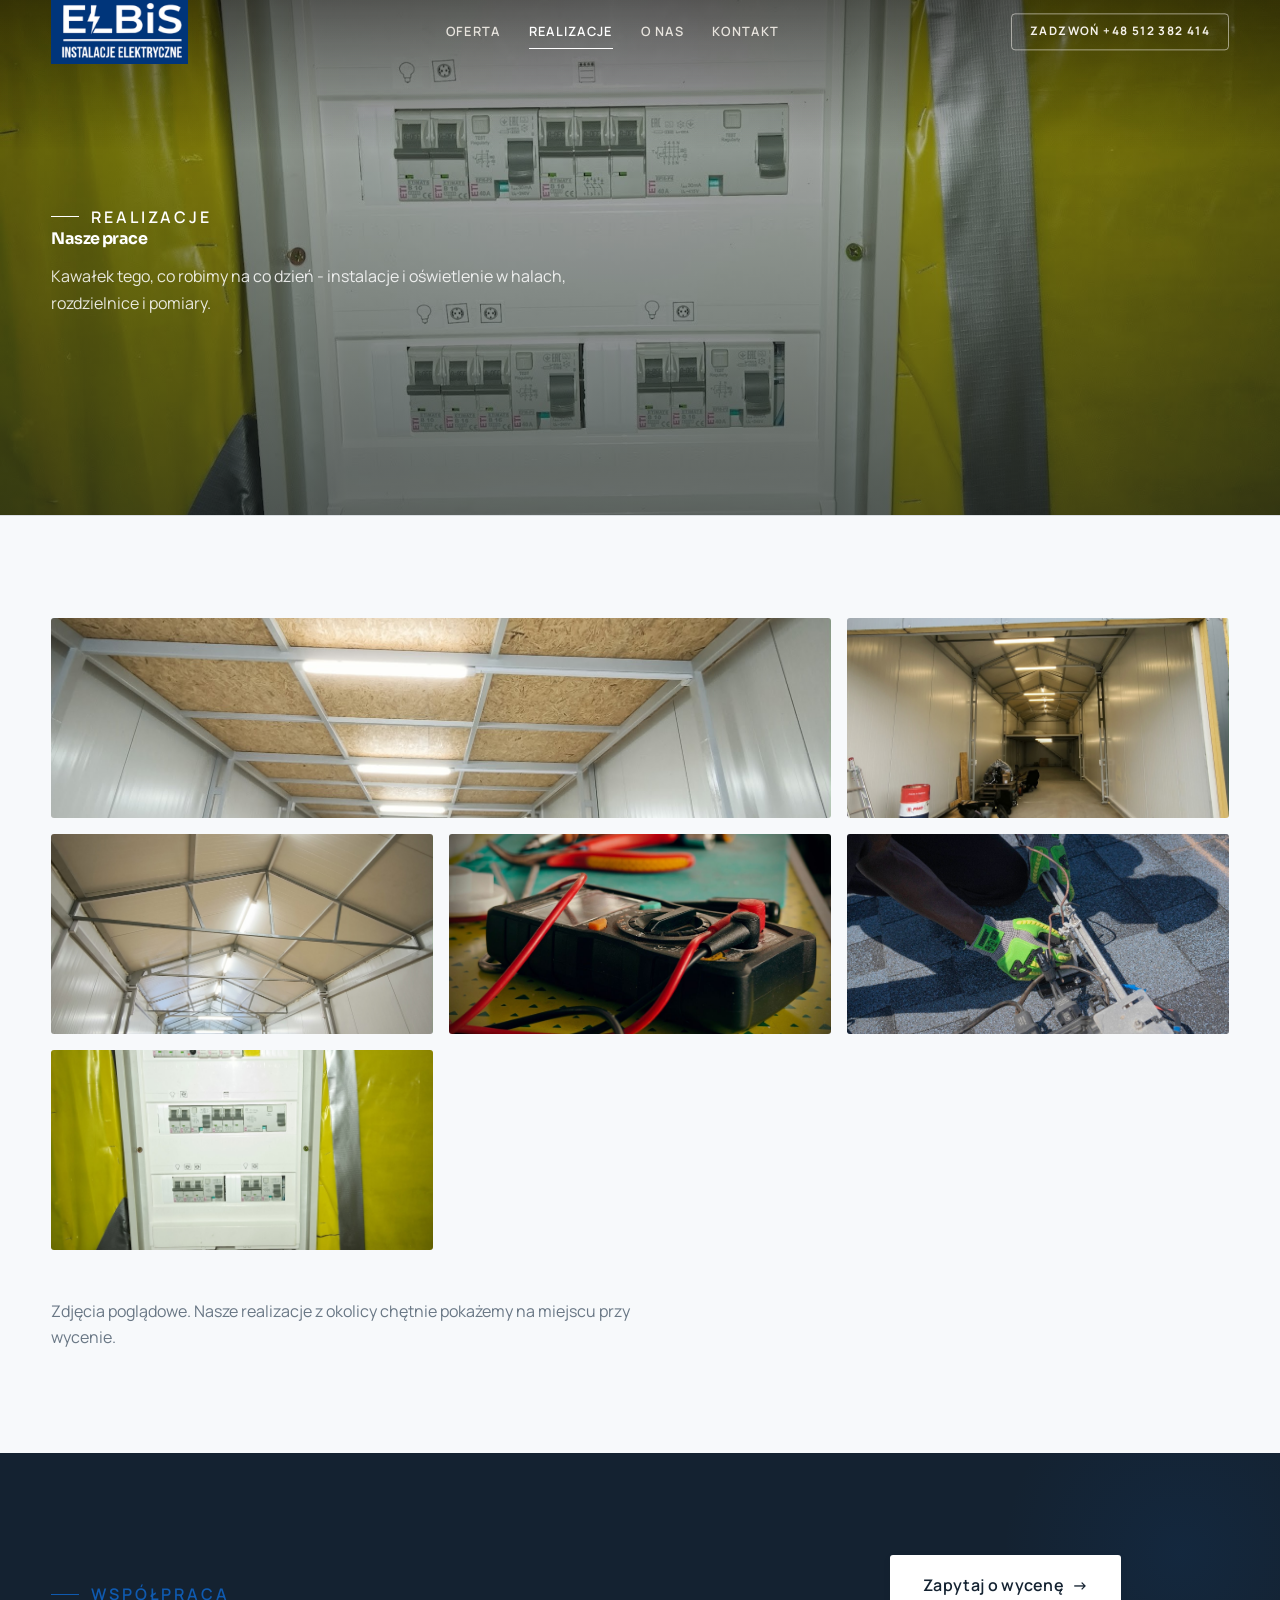
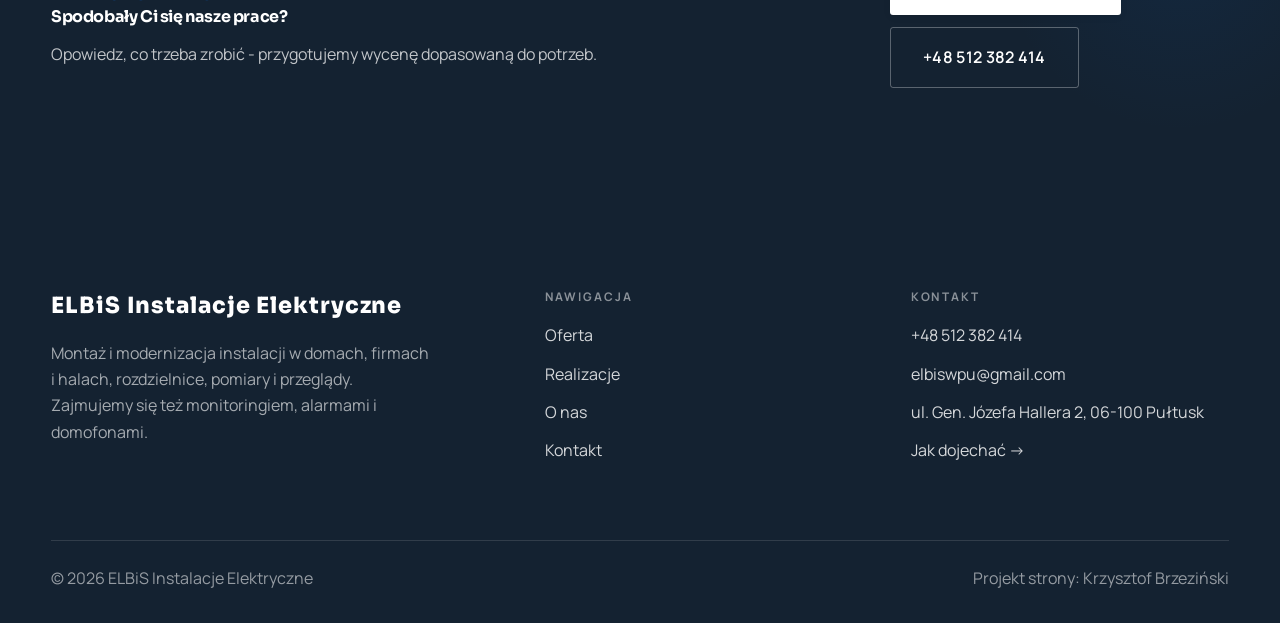
<file: realizacje.html>
<!DOCTYPE html>
<html lang="pl">
<head>
<meta charset="UTF-8">
<meta name="viewport" content="width=device-width, initial-scale=1.0">
<title>Realizacje - ELBiS Instalacje Elektryczne</title>
<meta name="description" content="Realizacje ELBiS Instalacje Elektryczne: Instalacja w hali, Oświetlenie hali, Instalacja w toku, Rozprowadzenie instalacji, Pomiary instalacji">
<link rel="preconnect" href="https://fonts.googleapis.com">
<link rel="preconnect" href="https://fonts.gstatic.com" crossorigin>
<link href="https://fonts.googleapis.com/css2?family=Sora:wght@600;700;800&family=Manrope:wght@400;500;600&display=swap" rel="stylesheet">
<link rel="stylesheet" href="assets/styles.css">
</head>
<body>

<header class="nav">
  <div class="wrap nav-inner">
    <a class="brand brand-has-logo" href="index.html"><img class="brand-logo" src="img/logo.png" alt="ELBiS Instalacje Elektryczne"></a>
    <nav class="nav-links">
      <a href="oferta.html">Oferta</a>
      <a href="realizacje.html" class="active">Realizacje</a>
      <a href="o-nas.html">O nas</a>
      <a href="kontakt.html">Kontakt</a>
      <a href="tel:+48512382414" class="btn btn-accent">Zadzwoń +48 512 382 414</a>
    </nav>
    <button class="nav-toggle" aria-label="Menu"><span></span><span></span><span></span></button>
  </div>
</header>

<section class="pagehead">
  <img src="img/about.jpg" alt="ELBiS Instalacje Elektryczne - Nasze prace">
  <div class="wrap">
    <span class="eyebrow">Realizacje</span>
    <h1>Nasze prace</h1>
    <p>Kawałek tego, co robimy na co dzień - instalacje i oświetlenie w halach, rozdzielnice i pomiary.</p>
  </div>
</section>
<section>
  <div class="wrap">
    <div class="gallery">
      <div class="tile t-two3 reveal"><img src="img/g2.jpg" alt="Oświetlenie hali" loading="lazy"><div class="cap">Oświetlenie hali</div></div>
      <div class="tile t-third reveal"><img src="img/g3.jpg" alt="Instalacja w toku" loading="lazy"><div class="cap">Instalacja w toku</div></div>
      <div class="tile t-third reveal"><img src="img/g4.jpg" alt="Rozprowadzenie instalacji" loading="lazy"><div class="cap">Rozprowadzenie instalacji</div></div>
      <div class="tile t-third reveal"><img src="img/g5.jpg" alt="Pomiary instalacji" loading="lazy"><div class="cap">Pomiary instalacji</div></div>
      <div class="tile t-third reveal"><img src="img/g6.jpg" alt="Montaż osprzętu" loading="lazy"><div class="cap">Montaż osprzętu</div></div>
      <div class="tile t-third reveal"><img src="img/about.jpg" alt="ELBiS Instalacje Elektryczne" loading="lazy"></div>
    </div>
    <p class="muted reveal" style="margin-top:var(--space-7);font-size:var(--text-sm);max-width:62ch">Zdjęcia poglądowe. Nasze realizacje z okolicy chętnie pokażemy na miejscu przy wycenie.</p>
  </div>
</section>
<section class="cta">
  <div class="wrap">
    <div class="reveal">
      <span class="eyebrow">Współpraca</span>
      <h2>Spodobały Ci się nasze prace?</h2>
      <p>Opowiedz, co trzeba zrobić - przygotujemy wycenę dopasowaną do potrzeb.</p>
    </div>
    <div class="cta-actions reveal">
      <a href="kontakt.html" class="btn btn-light">Zapytaj o wycenę <span class="arr">→</span></a>
      <a href="tel:+48512382414" class="btn btn-ghost" style="color:#fff;border-color:rgba(255,255,255,.3)">+48 512 382 414</a>
    </div>
  </div>
</section>

<footer>
  <div class="wrap">
    <div class="foot-grid">
      <div class="foot-brand">
        <div class="name">ELBiS Instalacje Elektryczne</div>
        <p>Montaż i modernizacja instalacji w domach, firmach i halach, rozdzielnice, pomiary i przeglądy. Zajmujemy się też monitoringiem, alarmami i domofonami.</p>
      </div>
      <div class="foot-col">
        <h4>Nawigacja</h4>
        <a href="oferta.html">Oferta</a>
        <a href="realizacje.html">Realizacje</a>
        <a href="o-nas.html">O nas</a>
        <a href="kontakt.html">Kontakt</a>
      </div>
      <div class="foot-col">
        <h4>Kontakt</h4>
        <a href="tel:+48512382414">+48 512 382 414</a>
        <a href="mailto:elbiswpu@gmail.com">elbiswpu@gmail.com</a>
        <p>ul. Gen. Józefa Hallera 2, 06-100 Pułtusk</p>
        <a href="https://maps.google.com/?cid=14409911382226523155&g_mp=CiVnb29nbGUubWFwcy5wbGFjZXMudjEuUGxhY2VzLkdldFBsYWNlEAIYBCAA" target="_blank" rel="noopener">Jak dojechać →</a>
      </div>
    </div>
    <div class="foot-bot">
      <span>© 2026 ELBiS Instalacje Elektryczne</span>
      <span>Projekt strony: Krzysztof Brzeziński</span>
    </div>
  </div>
</footer>
<div class="sticky-call"><a class="sc-call" href="tel:+48512382414"><svg class="ico-tel" width="16" height="16" viewBox="0 0 24 24" fill="none" aria-hidden="true"><path d="M6.6 10.8a15.5 15.5 0 0 0 6.6 6.6l2.2-2.2a1 1 0 0 1 1-.24 11.4 11.4 0 0 0 3.6.58 1 1 0 0 1 1 1V20a1 1 0 0 1-1 1A17 17 0 0 1 3 4a1 1 0 0 1 1-1h3.5a1 1 0 0 1 1 1c0 1.25.2 2.46.58 3.6a1 1 0 0 1-.25 1l-2.23 2.2Z" fill="currentColor"/></svg> Zadzwoń</a><a class="sc-quote" href="kontakt.html">Bezpłatna wycena</a></div>

<script src="assets/main.js"></script>
</body>
</html>
</file>
<file: assets/styles.css>
/* ============================================================
   STOLBASZ — premium, architektoniczny B2B fit-out
   Jasna paleta, zero brązu. System wg premium-web-craft.
   Projekt strony: Krzysztof Brzeziński
   ============================================================ */

:root{
  /* PALETA — jasna, architektoniczna, chłodna */
  --paper:#f5f7fa;          /* główne tło */
  --paper-2:#e7edf3;        /* sekcje alternatywne (chłodny jasny szary) */
  --paper-3:#e7edf3;        /* delikatne wypełnienia */
  --ink:#142231;            /* tekst główny — chłodny grafit */
  --ink-soft:#2c3e52;       /* nagłówki drugorzędne */
  --muted:#697785;          /* tekst poboczny */
  --line:rgba(20,34,49,.12);/* hairline */
  --accent:#e8a00c;         /* stonowany petrol-slate — jedyny akcent */
  --accent-d:#c47f06;
  --accent-soft:rgba(232,160,12,.10);
  --dark:#142231;           /* sekcje ciemne (stopka/CTA) */

  /* ODSTĘPY — skala 4/8 */
  --space-1:4px; --space-2:8px; --space-3:12px; --space-4:16px; --space-5:24px;
  --space-6:32px; --space-7:48px; --space-8:64px; --space-9:96px; --space-10:128px;

  /* TYPOGRAFIA — fluid clamp() */
  --text-sm:clamp(.82rem,.8rem+.1vw,.9rem);
  --text-base:clamp(1rem,.97rem+.15vw,1.1rem);
  --text-lg:clamp(1.12rem,1.05rem+.3vw,1.3rem);
  --text-h3:clamp(1.2rem,1.1rem+.5vw,1.5rem);
  --text-h2:clamp(1.9rem,1.5rem+1.9vw,2.8rem);
  --text-h1:clamp(2.6rem,1.9rem+3.6vw,4.6rem);

  /* PROMIENIE — architektoniczne, raczej ostre */
  --r-sm:3px; --r-md:6px; --r-lg:10px;

  /* RUCH */
  --ease:cubic-bezier(.25,.46,.45,.94); --dur:.24s;

  /* CIENIE — miękkie, warstwowe */
  --sh-sm:0 1px 2px rgba(16,24,32,.04), 0 2px 8px rgba(16,24,32,.05);
  --sh-md:0 2px 6px rgba(16,24,32,.05), 0 12px 28px -8px rgba(16,24,32,.12);
  --sh-lg:0 6px 14px rgba(16,24,32,.07), 0 26px 56px -18px rgba(16,24,32,.22);

  --hairline:1px solid var(--line);

  --font-display:'Sora','Manrope',sans-serif;
  --font-body:'Manrope',sans-serif;
}

*{box-sizing:border-box;margin:0;padding:0}
html{scroll-behavior:smooth}
body{
  font-family:var(--font-body);
  font-size:var(--text-base);
  line-height:1.65;
  color:var(--ink);
  background:var(--paper);
  -webkit-font-smoothing:antialiased;
  text-rendering:optimizeLegibility;
}
img{max-width:100%;display:block}
a{color:inherit;text-decoration:none}

.wrap{width:min(92%,1180px);margin-inline:auto}
section{padding-block:clamp(52px,6.5vw,96px)}

h1,h2,h3{font-family:var(--font-display);font-weight:700;line-height:1.08;letter-spacing:-.02em;color:var(--ink)}
h1{font-size:var(--text-h1);letter-spacing:-.035em}
h2{font-size:var(--text-h2);letter-spacing:-.025em}
h3{font-size:var(--text-h3)}
p{max-width:65ch}

.eyebrow{
  font-family:var(--font-body);
  font-size:var(--text-sm);
  font-weight:600;
  letter-spacing:.18em;
  text-transform:uppercase;
  color:var(--accent);
  display:inline-flex;align-items:center;gap:var(--space-3);
}
.eyebrow::before{content:"";width:28px;height:1px;background:var(--accent);display:inline-block}

.muted{color:var(--muted)}
.lead{font-size:var(--text-lg);line-height:1.55;color:var(--ink-soft);max-width:50ch}

/* ---------- BUTTONS ---------- */
.btn{
  display:inline-flex;align-items:center;gap:var(--space-2);
  font-weight:600;font-size:var(--text-sm);letter-spacing:.02em;
  padding:var(--space-4) var(--space-6);
  border-radius:var(--r-sm);
  transition:transform var(--dur) var(--ease),box-shadow var(--dur) var(--ease),background var(--dur) var(--ease);
  cursor:pointer;border:1px solid transparent;
}
.btn-accent{background:var(--accent);color:#fff;box-shadow:var(--sh-sm)}
.btn-accent:hover{background:var(--accent-d);transform:translateY(-2px);box-shadow:var(--sh-md)}
.btn-accent:active{transform:translateY(0);box-shadow:var(--sh-sm)}
.btn-ghost{background:transparent;color:var(--ink);border-color:var(--line)}
.btn-ghost:hover{border-color:var(--accent);color:var(--accent);transform:translateY(-2px)}
.btn-light{background:#fff;color:var(--ink);box-shadow:var(--sh-sm)}
.btn-light:hover{transform:translateY(-2px);box-shadow:var(--sh-md)}
.btn .arr{transition:transform var(--dur) var(--ease)}
.btn:hover .arr{transform:translateX(4px)}

/* ---------- NAV ---------- */
.nav{
  position:sticky;top:0;z-index:50;
  background:color-mix(in srgb,var(--paper) 88%,transparent);
  backdrop-filter:saturate(140%) blur(10px);
  border-bottom:var(--hairline);
}
.nav-inner{display:flex;align-items:center;justify-content:space-between;height:72px}
.brand{display:flex;flex-direction:column;line-height:1}
.brand .name{font-family:var(--font-display);font-weight:800;font-size:1.35rem;letter-spacing:.04em}
.brand .sub{font-size:.62rem;letter-spacing:.34em;text-transform:uppercase;color:var(--muted);margin-top:5px}
.nav-links{display:flex;align-items:center;gap:var(--space-6)}
.nav-links a{font-size:var(--text-sm);font-weight:500;color:var(--ink-soft);position:relative;padding-block:4px;transition:color var(--dur) var(--ease)}
.nav-links a::after{content:"";position:absolute;left:0;bottom:0;width:0;height:1.5px;background:var(--accent);transition:width var(--dur) var(--ease)}
.nav-links a:hover,.nav-links a.active{color:var(--ink)}
.nav-links a:hover::after,.nav-links a.active::after{width:100%}
.nav-links .btn{padding:var(--space-2) var(--space-5)}
/* przyciski w nav: właściwy kolor (przebij .nav-links a) + bez podkreślenia */
.nav-links a.btn-accent{color:#fff}
.nav-links a.btn-ghost,.nav-links a.btn-light{color:var(--ink)}
.nav-links a.btn::after{display:none}
.nav-toggle{display:none;background:none;border:none;cursor:pointer;flex-direction:column;gap:5px;padding:8px}
.nav-toggle span{width:24px;height:2px;background:var(--ink);transition:var(--dur)}

/* ---------- HERO (split) ---------- */
.hero{position:relative;overflow:hidden;border-bottom:var(--hairline)}
.hero-grid{display:grid;grid-template-columns:1.05fr .95fr;gap:clamp(24px,4vw,60px);align-items:center;
  padding-block:clamp(36px,4.5vw,64px)}
.hero-copy .eyebrow{margin-bottom:var(--space-5)}
.hero-copy h1{margin-bottom:var(--space-5)}
.hero-copy .lead{margin-bottom:var(--space-7)}
.hero-actions{display:flex;flex-wrap:wrap;gap:var(--space-4)}
.hero-art{position:relative;aspect-ratio:4/3;border-radius:var(--r-lg);overflow:hidden;box-shadow:var(--sh-lg)}
.hero-art img{width:100%;height:100%;object-fit:cover}
.hero-art::after{content:"";position:absolute;inset:0;background:linear-gradient(180deg,transparent 55%,rgba(18,24,28,.28))}
.hero-badge{position:absolute;left:var(--space-5);bottom:var(--space-5);z-index:2;
  background:rgba(252,252,251,.94);backdrop-filter:blur(4px);
  border-radius:var(--r-md);padding:var(--space-4) var(--space-5);box-shadow:var(--sh-md);max-width:78%}
.hero-badge strong{display:block;font-family:var(--font-display);font-size:1rem;letter-spacing:-.01em}
.hero-badge span{font-size:var(--text-sm);color:var(--muted)}

/* ---------- HERO duży / kinowy (strona główna) ---------- */
.hero-cine{position:relative;min-height:clamp(560px,82vh,840px);min-height:clamp(560px,82svh,840px);display:flex;align-items:center;overflow:hidden;border-bottom:var(--hairline)}
.hero-cine>img{position:absolute;inset:0;width:100%;height:100%;object-fit:cover;z-index:0}
.hero-cine::after{content:"";position:absolute;inset:0;z-index:1;
  background:linear-gradient(95deg,rgba(13,18,23,.86) 0%,rgba(13,18,23,.64) 32%,rgba(13,18,23,.24) 62%,rgba(13,18,23,.04) 100%)}
.hero-cine .wrap{position:relative;z-index:2;padding-block:var(--space-8)}
.hero-cine .hero-copy{max-width:660px}
.hero-cine .eyebrow{color:#fff;margin-bottom:var(--space-5)}
.hero-cine .eyebrow::before{background:#fff}
.hero-cine h1{color:#fff;margin-bottom:var(--space-5);font-size:clamp(2.9rem,2rem+4.4vw,5.2rem)}
.hero-cine .lead{color:rgba(255,255,255,.92);max-width:48ch;margin-bottom:var(--space-7)}
.hero-cine .hero-actions{display:flex;flex-wrap:wrap;gap:var(--space-4)}
@media(max-width:680px){
  .hero-cine{min-height:clamp(520px,76vh,640px);min-height:clamp(520px,76svh,640px);align-items:flex-end}
  .hero-cine::after{background:linear-gradient(0deg,rgba(13,18,23,.9) 6%,rgba(13,18,23,.45) 55%,rgba(13,18,23,.25) 100%)}
  .hero-cine .wrap{padding-bottom:var(--space-9)}
}

/* full-bleed hero variant (podstrony) */
.pagehead{position:relative;min-height:46vh;min-height:46svh;display:flex;align-items:flex-end;overflow:hidden;border-bottom:var(--hairline)}
.pagehead img{position:absolute;inset:0;width:100%;height:100%;object-fit:cover}
.pagehead::after{content:"";position:absolute;inset:0;background:linear-gradient(180deg,rgba(18,24,28,.25),rgba(18,24,28,.62))}
.pagehead .wrap{position:relative;z-index:2;padding-block:var(--space-9);color:#fff}
.pagehead h1{color:#fff;max-width:18ch}
.pagehead .eyebrow{color:#fff}
.pagehead .eyebrow::before{background:#fff}
.pagehead p{color:rgba(255,255,255,.86);margin-top:var(--space-4);max-width:54ch}

/* ---------- STRIP (pasek skrótów / liczby) ---------- */
.strip{background:var(--dark);color:#fff}
.strip .wrap{display:grid;grid-template-columns:repeat(4,1fr);gap:var(--space-6);padding-block:var(--space-8)}
.strip .item .k{font-family:var(--font-display);font-size:clamp(1.6rem,1.2rem+1.4vw,2.4rem);font-weight:800;letter-spacing:-.02em;color:#fff}
.strip .item .v{font-size:var(--text-sm);color:rgba(255,255,255,.66);margin-top:var(--space-2);line-height:1.45}
.strip .item{border-left:2px solid var(--accent);padding-left:var(--space-5)}

/* ---------- SECTION HEAD ---------- */
.head{max-width:48rem;margin-bottom:var(--space-8)}
.head.center{margin-inline:auto;text-align:center}
.head .eyebrow{margin-bottom:var(--space-4)}
.head h2{margin-bottom:var(--space-4)}
.head p{color:var(--muted);font-size:var(--text-lg);line-height:1.55}
.head.center p{margin-inline:auto}

/* ---------- INTRO SPLIT ---------- */
.split{display:grid;grid-template-columns:.92fr 1.08fr;gap:clamp(28px,5vw,80px);align-items:center}
.split.rev{grid-template-columns:1.08fr .92fr}
.split.rev .split-art{order:-1}
.split-art{position:relative;aspect-ratio:5/4;border-radius:var(--r-lg);overflow:hidden;box-shadow:var(--sh-lg)}
.split-art img{width:100%;height:100%;object-fit:cover}
.split-copy h2{margin-bottom:var(--space-5)}
.split-copy p+p{margin-top:var(--space-4)}
.split-copy .btn{margin-top:var(--space-6)}

/* ---------- SERVICES (zakres) ---------- */
.svc-grid{display:grid;grid-template-columns:repeat(auto-fit,minmax(280px,1fr));gap:var(--space-5)}
.svc{background:#fff;border:var(--hairline);border-radius:var(--r-md);padding:var(--space-7) var(--space-6);
  transition:transform var(--dur) var(--ease),box-shadow var(--dur) var(--ease),border-color var(--dur) var(--ease);
  position:relative;overflow:hidden}
.svc::before{content:"";position:absolute;left:0;top:0;width:3px;height:0;background:var(--accent);transition:height var(--dur) var(--ease)}
.svc:hover{transform:translateY(-4px);box-shadow:var(--sh-md);border-color:transparent}
.svc:hover::before{height:100%}
.svc .ic{font-family:var(--font-display);font-size:.8rem;font-weight:700;letter-spacing:.12em;color:var(--accent);margin-bottom:var(--space-4)}
.svc h3{margin-bottom:var(--space-3);font-size:1.22rem}
.svc p{color:var(--muted);font-size:var(--text-base);line-height:1.6}

/* big detailed service rows */
.svc-row{display:grid;grid-template-columns:.8fr 1.2fr;gap:clamp(20px,4vw,60px);align-items:center;padding-block:var(--space-8)}
.svc-row+.svc-row{border-top:var(--hairline)}
.svc-row.rev{grid-template-columns:1.2fr .8fr}
.svc-row.rev .svc-row-art{order:-1}
.svc-row-art{aspect-ratio:4/3;border-radius:var(--r-md);overflow:hidden;box-shadow:var(--sh-md)}
.svc-row-art img{width:100%;height:100%;object-fit:cover}
.svc-row h3{font-size:1.5rem;margin-bottom:var(--space-4)}
.svc-row .num{font-family:var(--font-display);font-size:.85rem;font-weight:700;letter-spacing:.14em;color:var(--accent);display:block;margin-bottom:var(--space-3)}
.svc-row ul{list-style:none;margin-top:var(--space-4);display:flex;flex-direction:column;gap:var(--space-2)}
.svc-row li{position:relative;padding-left:var(--space-5);color:var(--muted);font-size:var(--text-base)}
.svc-row li::before{content:"";position:absolute;left:0;top:.62em;width:8px;height:1px;background:var(--accent)}

/* ---------- GALLERY (realizacje) ---------- */
.gallery{display:grid;grid-template-columns:repeat(12,1fr);gap:var(--space-4);grid-auto-rows:200px}
/* GALERIA MASONRY — pionowe zdjęcia (portrety beauty/wellness) bez przycinania: kolumny, height auto */
.gallery-masonry{column-count:3;column-gap:var(--space-4)}
@media(max-width:900px){.gallery-masonry{column-count:2}}
@media(max-width:560px){.gallery-masonry{column-count:1}}
.gallery-masonry .m-tile{break-inside:avoid;margin:0 0 var(--space-4);padding:0;position:relative;overflow:hidden;border-radius:var(--r-md);border:1px solid var(--line)}
.gallery-masonry .m-tile img{width:100%;height:auto;display:block}
.gallery-masonry .m-tile .cap{position:absolute;left:0;right:0;bottom:0;padding:var(--space-4);color:#fff;background:linear-gradient(0deg,rgba(0,0,0,.55),transparent);font-size:var(--text-sm)}
.gallery-masonry .m-tile .cap small{display:block;font-weight:400;opacity:.78;letter-spacing:.04em;text-transform:uppercase;font-size:.66rem;margin-top:3px}
.tile{position:relative;overflow:hidden;border-radius:var(--r-md);box-shadow:var(--sh-sm);
  transition:transform var(--dur) var(--ease),box-shadow var(--dur) var(--ease)}
.tile img{width:100%;height:100%;object-fit:cover;transition:transform .6s var(--ease)}
.tile:hover{box-shadow:var(--sh-md)}
.tile:hover img{transform:scale(1.05)}
.tile .cap{position:absolute;left:0;right:0;bottom:0;padding:var(--space-5) var(--space-4) var(--space-4);
  background:linear-gradient(transparent,rgba(18,24,28,.78));color:#fff;
  font-size:var(--text-sm);font-weight:600;letter-spacing:.01em;
  opacity:0;transform:translateY(8px);transition:var(--dur) var(--ease)}
.tile:hover .cap{opacity:1;transform:translateY(0)}
.tile .cap small{display:block;font-weight:400;opacity:.78;letter-spacing:.04em;text-transform:uppercase;font-size:.66rem;margin-top:3px}
/* bento spans */
.t-wide{grid-column:span 6}
.t-tall{grid-column:span 6;grid-row:span 2}
.t-std{grid-column:span 6}
.t-third{grid-column:span 4}
.t-two3{grid-column:span 8}

/* ---------- TRUST / WIARYGODNOŚĆ ---------- */
.trust{background:var(--paper-2)}
.trust-grid{display:grid;grid-template-columns:repeat(auto-fit,minmax(240px,1fr));gap:var(--space-5);margin-top:var(--space-7)}
.trust-card{background:#fff;border-radius:var(--r-md);padding:var(--space-7) var(--space-6);box-shadow:var(--sh-sm);border-top:3px solid var(--accent)}
.trust-card .big{font-family:var(--font-display);font-size:clamp(1.8rem,1.3rem+1.6vw,2.6rem);font-weight:800;letter-spacing:-.02em;color:var(--ink);line-height:1}
.trust-card h3{font-size:1.12rem;margin:var(--space-3) 0 var(--space-2)}
.trust-card p{color:var(--muted);font-size:var(--text-base);line-height:1.55}

/* ---------- CTA band ---------- */
.cta{background:var(--dark);color:#fff;position:relative;overflow:hidden}
.cta .wrap{display:grid;grid-template-columns:1.4fr .6fr;gap:var(--space-7);align-items:center;position:relative;z-index:2}
.cta h2{color:#fff;max-width:20ch}
.cta p{color:rgba(255,255,255,.74);margin-top:var(--space-4)}
.cta-actions{display:flex;flex-direction:column;gap:var(--space-3);align-items:flex-start}
.cta::before{content:"";position:absolute;right:-80px;top:-80px;width:360px;height:360px;border-radius:50%;
  background:radial-gradient(circle,var(--accent-soft),transparent 70%)}

/* ---------- CONTACT ---------- */
.contact-grid{display:grid;grid-template-columns:.85fr 1.15fr;gap:clamp(28px,4vw,56px);align-items:start}
.info-list{display:flex;flex-direction:column;gap:var(--space-2)}
.info-row{display:flex;gap:var(--space-4);align-items:flex-start;padding-block:var(--space-4);border-bottom:var(--hairline)}
.info-row .ic{flex:none;width:42px;height:42px;display:grid;place-items:center;border-radius:50%;
  background:var(--accent-soft);color:var(--accent);font-size:1.05rem}
.info-row .lbl{font-size:.72rem;letter-spacing:.14em;text-transform:uppercase;color:var(--muted)}
.info-row .val{font-weight:600;font-size:var(--text-base);margin-top:2px}
.info-row a.val:hover{color:var(--accent)}
.map{border:none;border-radius:var(--r-lg);box-shadow:var(--sh-md);width:100%;height:100%;min-height:380px;filter:grayscale(.2) contrast(1.02)}
.form{background:#fff;border:var(--hairline);border-radius:var(--r-lg);padding:clamp(24px,3vw,40px);box-shadow:var(--sh-sm)}
.form .fld{margin-bottom:var(--space-5)}
.form label{display:block;font-size:var(--text-sm);font-weight:600;margin-bottom:var(--space-2)}
.form input,.form textarea{width:100%;font-family:inherit;font-size:var(--text-base);color:var(--ink);
  padding:var(--space-4);border:var(--hairline);border-radius:var(--r-sm);background:var(--paper);transition:border-color var(--dur)}
.form input:focus,.form textarea:focus{outline:none;border-color:var(--accent);background:#fff}
.form textarea{resize:vertical;min-height:120px}
.form .note{font-size:var(--text-sm);color:var(--muted);margin-top:var(--space-3)}

/* ---------- FOOTER ---------- */
footer{background:var(--dark);color:#fff;padding-block:var(--space-9) var(--space-6)}
.foot-grid{display:grid;grid-template-columns:1.4fr 1fr 1fr;gap:var(--space-7);margin-bottom:var(--space-8)}
.foot-brand .name{font-family:var(--font-display);font-weight:800;font-size:1.4rem;letter-spacing:.04em}
.foot-brand p{color:rgba(255,255,255,.62);margin-top:var(--space-4);font-size:var(--text-base);max-width:38ch}
.foot-col h4{font-size:.74rem;letter-spacing:.16em;text-transform:uppercase;color:rgba(255,255,255,.5);margin-bottom:var(--space-4)}
.foot-col a,.foot-col p{display:block;color:rgba(255,255,255,.82);font-size:var(--text-base);margin-bottom:var(--space-3)}
.foot-col a:hover{color:#fff}
.foot-bot{border-top:1px solid rgba(255,255,255,.12);padding-top:var(--space-5);display:flex;justify-content:space-between;flex-wrap:wrap;gap:var(--space-3);
  font-size:var(--text-sm);color:rgba(255,255,255,.55)}
.foot-bot a:hover{color:#fff}

/* ---------- REVEAL ---------- */
.reveal{opacity:0;transform:translateY(22px);transition:opacity .6s var(--ease),transform .6s var(--ease)}
.reveal.in{opacity:1;transform:none}

/* ---------- RESPONSIVE ---------- */
@media(max-width:920px){
  .hero-grid,.split,.split.rev,.svc-row,.svc-row.rev,.cta .wrap,.contact-grid,.foot-grid{grid-template-columns:1fr}
  .split.rev .split-art,.svc-row.rev .svc-row-art{order:0}
  .hero-art{aspect-ratio:16/10;max-height:420px}
  .strip .wrap{grid-template-columns:repeat(2,1fr);gap:var(--space-7)}
  .gallery{grid-auto-rows:180px}
  .t-wide,.t-tall,.t-std,.t-third,.t-two3{grid-column:span 6}
  .t-tall{grid-row:span 1}
  .cta-actions{flex-direction:row;flex-wrap:wrap}
  .foot-grid{gap:var(--space-6)}
}
@media(max-width:680px){
  .nav-links{position:fixed;inset:72px 0 auto 0;background:var(--paper);flex-direction:column;align-items:stretch;
    gap:0;padding:var(--space-4) 6%;border-bottom:var(--hairline);box-shadow:var(--sh-md);
    transform:translateY(-120%);transition:transform var(--dur) var(--ease)}
  .nav-links.open{transform:translateY(0)}
  .nav-links a{padding-block:var(--space-4);border-bottom:var(--hairline)}
  .nav-links .btn{margin-top:var(--space-3);justify-content:center}
  .nav-toggle{display:flex}
  .strip .wrap{grid-template-columns:1fr}
  .gallery{grid-template-columns:repeat(6,1fr)}
  .foot-grid{grid-template-columns:1fr}
}
@media(prefers-reduced-motion:reduce){
  *{animation-duration:.01ms!important;transition:none!important}
  .reveal{opacity:1!important;transform:none!important}
  html{scroll-behavior:auto}
}

/* ============================================================
   PREMIUM LAYER — destylat deep-researchu branż (anty-AI, spokój).
   Zmienne STOLBASZ (--accent/--ink/--paper/--line/--dark). Ruch ledwo
   zauważalny, krzywa cubic-bezier(.16,.84,.44,1); prefers-reduced-motion
   pokryte blanketem wyżej. Karty hairline zamiast cieni = #1 sygnał „nie-AI".
   ============================================================ */

/* więcej oddechu między sekcjami (liderzy: 110-130px) */
section{padding-block:clamp(64px,8vw,128px)}

/* 1) Aksamitny reveal — dłuższa, miękka krzywa zamiast „skoku" */
.reveal{transition:opacity .9s cubic-bezier(.16,.84,.44,1),transform .9s cubic-bezier(.16,.84,.44,1);will-change:opacity,transform}
/* stagger TYLKO w galerii (tam pozycja = porządek dzieci) */
.gallery .reveal:nth-child(2){transition-delay:.07s}
.gallery .reveal:nth-child(3){transition-delay:.14s}
.gallery .reveal:nth-child(4){transition-delay:.21s}
.gallery .reveal:nth-child(5){transition-delay:.28s}
.gallery .reveal:nth-child(6){transition-delay:.35s}

/* 2) Hero STATYCZNY na .hero-cine — Ken Burns CAŁKIEM WYŁĄCZONY 26.06 (3. zgłoszenie Szymona).
   GENEZA: animowanie scale na <img> hero z teksturami (cegły/framugi) re-samplinguje obraz
   klatka po klatce → na części ekranów drobne drganie/shimmer = „heroshot się trzęsie".
   translateY usunięto wcześniej, scale-only + will-change/GPU NIE wystarczyły do GWARANCJI gładkości.
   Krzysztof zażądał pewności („make sure, że błąd się nie pojawi") > efekt. Zero animacji = 0% drgania.
   Delikatny zoom zostaje TYLKO w pełnoekranowych hero gastro/studio (hg-bg/hs-bg — tło, inny
   mechanizm, chwalone, nigdy nie zgłaszane). NIE wracać do KB na .hero-cine bez realnego testu
   na sprzęcie klienta — to ryzyko regresji „trzęsienia”. */
/* BEZPIECZNY "wow" na hero = jednorazowy FADE-IN (opacity), nie zoom.
   opacity nie dotyka bitmapy → gładkie na KAŻDYM zdjęciu/ekranie/GPU, zero ryzyka migotania.
   Geometryczny ruch (scale/translate) na .hero-cine jest ZAKAZANY (bramka pilnuje). */
@keyframes heroFade{from{opacity:0}to{opacity:1}}
.hero-cine>img{transform:none;animation:heroFade 1.1s ease-out both}

/* 3) Akcentowy hairline pod nagłówkiem sekcji, który „rysuje się" przy wejściu */
.head h2{position:relative;padding-bottom:18px}
.head h2::after{content:"";position:absolute;left:0;bottom:0;height:1px;width:0;background:var(--accent);transition:width 1s cubic-bezier(.16,.84,.44,1) .15s}
.head.center h2::after{left:50%;transform:translateX(-50%)}
.head.reveal.in h2::after,.head.center.reveal.in h2::after{width:54px}

/* 4) Karty HAIRLINE zamiast cieni/zaokrągleń (najmocniejszy anty-AI detal) */
.svc{background:transparent;border:1px solid var(--line);border-radius:var(--r-sm);box-shadow:none}
.svc:hover{box-shadow:none;border-color:var(--accent);transform:translateY(-3px)}
.trust-card{background:transparent;box-shadow:none;border:1px solid var(--line);border-top:2px solid var(--accent);border-radius:var(--r-sm)}
.tile{box-shadow:none;border-radius:var(--r-sm)}
.tile:hover{box-shadow:none}

/* 5) Sticky-nav kondensuje się po przewinięciu (sygnał dopracowania) */
.nav{transition:box-shadow .4s ease,background .4s ease}
.nav.is-stuck{box-shadow:0 1px 0 var(--line),0 14px 30px -24px rgba(0,0,0,.45)}
.nav-inner{transition:height .35s var(--ease)}
.nav.is-stuck .nav-inner{height:60px}

/* 6) MANIFESTO — pełnoekranowy cytat-bohater (zastępuje generyczne „Dlaczego my") */
.manifesto{background:var(--paper-2);text-align:center}
.manifesto .wrap{max-width:60rem}
.manifesto p{font-family:var(--font-display);font-style:italic;font-size:clamp(1.6rem,1rem+2.4vw,2.8rem);line-height:1.32;color:var(--ink-soft);margin-inline:auto;max-width:26ch;position:relative;padding-top:var(--space-8)}
.manifesto p::before{content:"";position:absolute;top:0;left:50%;transform:translateX(-50%);width:54px;height:1px;background:var(--accent)}
.manifesto p span{color:var(--accent);font-style:italic}

/* 7) GATEWAYS — 3 duże bramy-zdjęcia (zamiast paska menu usług) */
.gateways{display:grid;grid-template-columns:repeat(3,1fr);gap:var(--space-4)}
.gateway{position:relative;aspect-ratio:3/4;overflow:hidden;border-radius:var(--r-sm);display:block}
.gateway img{width:100%;height:100%;object-fit:cover;transition:transform .8s var(--ease),filter .5s var(--ease)}
.gateway::after{content:"";position:absolute;inset:0;background:linear-gradient(180deg,transparent 38%,rgba(18,24,28,.74))}
.gateway:hover img{transform:scale(1.05);filter:brightness(1.05)}
.gateway .g-ttl{position:absolute;left:0;right:0;bottom:0;z-index:2;padding:var(--space-6) var(--space-5);color:#fff;font-family:var(--font-display);font-size:1.45rem;letter-spacing:-.01em;line-height:1.15}
.gateway .g-ttl small{display:block;font-family:var(--font-body);font-size:var(--text-sm);font-weight:400;opacity:.82;letter-spacing:.03em;margin-top:5px}
@media(max-width:760px){.gateways{grid-template-columns:1fr}.gateway{aspect-ratio:16/10}}

/* 8) LOGO klienta w nagłówku (gdy podane --logo) */
/* 52px domyślnie (feedback Bartka 06.07.2026: 40px ginęło, uwaga padła 3x; ~56px sprawdzone na żywym demie anna-borowiec-makeup) */
.brand-logo{height:64px;width:auto;max-width:300px;object-fit:contain;display:block}
.nav.is-stuck .brand-logo{height:52px}
@media(max-width:680px){.brand-logo{height:46px;max-width:210px}}

/* === rodzina: fachowcy === */
/* ============================================================
   RODZINA: FACHOWCY (hydraulik/elektryk/remont/brukarstwo/ogrodzenia)
   Doklejane NA WIERZCH base.css. Dziedziczy paletę/fonty skórki (trade/elektryk).
   Filozofia: telefon-bohater + zaufanie + „bezpłatna wycena". Spokój, nie krzyk.
   (count-up i podwójny iframe mapy świadomie pominięte - krytyka blueprintu.)
   ============================================================ */

/* --- PROCES - oś „jak pracujemy" (podpis rodziny, czego nie ma w meblach) --- */
.proces{background:var(--paper-2)}
.proces-line{list-style:none;display:grid;grid-template-columns:repeat(4,1fr);gap:var(--space-5);position:relative;margin:0;padding:0}
.proces-line li{position:relative;padding-top:var(--space-7)}
.proces-line li::before{content:"";position:absolute;top:14px;left:0;right:0;height:1px;background:var(--line)}
.proces-line li:last-child::before{right:50%}
.proces-line li:first-child::before{left:50%}
.proces-line li::after{content:"";position:absolute;top:9px;left:calc(50% - 6px);width:11px;height:11px;border-radius:50%;background:var(--accent);box-shadow:0 0 0 4px var(--paper-2)}
.proces-line .pno{font-family:var(--font-display);font-weight:800;font-size:1.5rem;color:var(--accent);letter-spacing:-.02em;display:block;margin-bottom:var(--space-3);text-align:center}
.proces-line h3{font-size:1.1rem;margin-bottom:var(--space-2);text-align:center}
.proces-line p{color:var(--muted);font-size:var(--text-sm);line-height:1.5;text-align:center;max-width:26ch;margin-inline:auto}
@media(max-width:820px){
  .proces-line{grid-template-columns:1fr;gap:0}
  .proces-line li{padding:var(--space-5) 0 var(--space-5) var(--space-7)}
  .proces-line li::before{left:5px;right:auto;top:0;bottom:0;width:1px;height:auto}
  .proces-line li:first-child::before,.proces-line li:last-child::before{left:5px;right:auto}
  .proces-line li::after{top:var(--space-6);left:0}
  .proces-line .pno,.proces-line h3,.proces-line p{text-align:left;margin-inline:0}
}

/* --- OBSZAR DZIAŁANIA - lokalność (chipy z REALNEGO miasta, bez drugiego iframe) --- */
.obszar .head{text-align:center;margin-inline:auto}
.obszar .head .eyebrow{justify-content:center}
.obszar-list{list-style:none;display:flex;flex-wrap:wrap;justify-content:center;gap:var(--space-3);margin:0;padding:0;max-width:60rem;margin-inline:auto}
.obszar-list li{border:1px solid var(--line);border-radius:999px;padding:var(--space-2) var(--space-5);
  font-size:var(--text-sm);font-weight:600;color:var(--ink-soft);transition:border-color .24s var(--ease),color .24s var(--ease)}
.obszar-list li:hover{border-color:var(--accent);color:var(--accent)}
.obszar-list li.is-home{background:var(--accent);border-color:var(--accent);color:#fff}

/* --- STICKY-CALL - dolny pasek mobile (najważniejszy konwerter tej rodziny) --- */
.sticky-call{display:none}
@media(max-width:820px){
  .sticky-call{display:grid;grid-template-columns:1fr 1fr;gap:1px;position:fixed;left:0;right:0;bottom:0;z-index:90;
    background:var(--line);box-shadow:0 -6px 20px -10px rgba(0,0,0,.4)}
  .sticky-call a{padding:15px 8px;text-align:center;font-weight:700;font-size:.95rem;letter-spacing:.01em}
  .sc-call{background:var(--accent);color:#fff}
  .sc-quote{background:var(--paper);color:var(--ink)}
  body{padding-bottom:56px}
}

/* --- Blok „Awaria? Dzwoń” (opcjonalny, hydraulik/elektryk) --- */
.awaria{background:var(--dark);color:#fff}
.awaria .wrap{display:flex;flex-wrap:wrap;align-items:center;justify-content:space-between;gap:var(--space-5);padding-block:var(--space-7)}
.awaria h3{color:#fff;font-size:clamp(1.3rem,1rem+1.2vw,1.8rem)}
.awaria p{color:rgba(255,255,255,.72);margin-top:var(--space-2)}
.awaria .btn-accent{white-space:nowrap}

/* === CERTYFIKATY / CZYM PRACUJEMY (gated: renderuje sie tylko gdy brief poda certy/marki/gwarancja) - mocny lever dla dekarzy === */
.auto-marki .marki-list{display:flex;flex-wrap:wrap;justify-content:center;gap:clamp(.8rem,2.5vw,1.6rem);list-style:none;margin:var(--space-7) 0 0;padding:0}
.auto-marki .marki-list li{font-family:var(--font-display);text-transform:uppercase;letter-spacing:.12em;font-weight:600;
  font-size:clamp(.82rem,1.5vw,1rem);color:var(--ink-soft);padding:.5rem 1rem;border:1px solid var(--line);border-radius:var(--r-sm)}
.marki-gwar{text-align:center;color:var(--muted);font-size:var(--text-sm);margin-top:var(--space-6)}

/* ============================================================
   FAZA 3 - OSOBNY UKŁAD FACHOWCY (research wf_e4ed63db + krytyka z policzonym WCAG). Doklejane na wierzch.
   Tożsamość: ZAUFANIE + DUŻY TELEFON + DOWÓD. Dwublok hero (zdjęcie | lity panel), bezpośrednio, solidnie.
   ============================================================ */

/* --- P0 KONTRAST: bursztyn jako TEKST na jasnym = 2.0 FAIL (policzone). Naprawy (bursztyn->ciemny tekst / ink). --- */
.btn-accent{color:#14171c}                                  /* bursztyn + ciemny tekst = 8.28 PASS */
.sticky-call .sc-call{color:#14171c}                        /* sticky bursztyn + ciemny tekst */
.obszar-list li.is-home{background:var(--ink);border-color:var(--ink);color:#fff}  /* było bursztyn+biel 2.17 -> ink+biel 16.29 */
.proces-line .pno{color:var(--ink-soft)}                    /* numery procesu: było bursztyn 2.0 -> ink-soft (czytelne); kropka osi zostaje bursztyn (grafika) */

/* --- Ikona telefonu (uzywana w hero hf-phone-num; nav styluje silnik NAV NOBU) --- */
.ico-tel{vertical-align:-2px;margin-right:.3em}

/* === HERO FACHOWCY: dwublok (zdjęcie | lity panel ink). Zdjęcie = PIERWSZE dziecko (blur-guard + mobilny stack). STATYCZNE. === */
.hero-fach{display:grid;grid-template-columns:1fr minmax(0,46%);min-height:clamp(540px,76vh,740px);min-height:clamp(540px,76svh,740px)}
.hf-photo{width:100%;height:100%;object-fit:cover;display:block;background:var(--paper-2)}  /* img = PIERWSZE dziecko sekcji (blur-guard); EAGER, bez animacji (zero janku) */
.hf-panel{order:-1;background:var(--ink);color:#fff;display:flex;flex-direction:column;justify-content:center;
  padding:clamp(2.2rem,5vw,4.5rem) clamp(1.6rem,4vw,3.6rem)}
.hf-kicker{font-family:var(--font-display);font-weight:700;text-transform:uppercase;letter-spacing:.14em;
  font-size:clamp(.74rem,1.4vw,.9rem);color:var(--accent)}
.hf-title{color:#fff;font-family:var(--font-display);font-weight:800;line-height:1.05;letter-spacing:-.01em;
  font-size:clamp(1.9rem,1.4rem+2vw,3rem);margin:var(--space-3) 0 var(--space-5)}
.hf-phone{display:inline-flex;flex-direction:column;gap:.15rem;margin-bottom:var(--space-5);width:fit-content}
.hf-phone-lab{font-size:.74rem;text-transform:uppercase;letter-spacing:.14em;color:rgba(255,255,255,.66)}
.hf-phone-num{font-family:var(--font-display);font-weight:800;color:#fff;font-variant-numeric:tabular-nums;white-space:nowrap;
  font-size:clamp(2rem,1.4rem+2.2vw,2.9rem);line-height:1;display:inline-flex;align-items:center}
.hf-phone-num .ico-tel{width:.7em;height:.7em;color:var(--accent);margin-right:.35em}   /* ikona bursztyn, cyfry białe */
.hf-phone:hover .hf-phone-num{color:var(--accent)}
.hf-actions{display:flex;flex-wrap:wrap;gap:var(--space-3)}
.hf-ghost{color:#fff;border-color:rgba(255,255,255,.45)}
.hf-trust{margin-top:var(--space-5);padding-top:var(--space-4);border-top:1px solid rgba(255,255,255,.16);
  color:rgba(255,255,255,.82);font-weight:600;font-size:var(--text-sm);letter-spacing:.01em}
@media(max-width:820px){
  .hero-fach{grid-template-columns:1fr;min-height:0}
  .hf-photo{aspect-ratio:16/10}
  .hf-panel{order:0;padding-block:clamp(2rem,7vw,3rem)}     /* DOM-order: zdjęcie na górze, panel pod */
}

/* === PROMISE BAR: zawsze-obecna sygnatura usługowa (anty recon-collapse) === */
.fach-promise{background:var(--paper-2);border-bottom:var(--hairline);padding-block:0}
.fach-promise .wrap{padding-block:var(--space-4)}
.fp-row{list-style:none;margin:0;padding:0;display:flex;flex-wrap:wrap;justify-content:center;align-items:center;gap:clamp(.6rem,2.4vw,2rem)}
.fp-row li{font-family:var(--font-display);font-weight:700;text-transform:uppercase;letter-spacing:.08em;
  font-size:clamp(.72rem,1.3vw,.85rem);color:var(--ink-soft);display:flex;align-items:center}
.fp-row li:not(:last-child)::after{content:"";width:6px;height:6px;border-radius:50%;background:var(--accent);margin-left:clamp(.6rem,2.4vw,2rem)}

/* === TRUST BAR (gated): jasne pasmo, cyfry INK (NIE bursztyn=2.0 FAIL), bursztyn jako kreska pod liczbą === */
.trust-bar{background:var(--paper);border-bottom:var(--hairline)}
.trust-bar .wrap{display:flex;flex-wrap:wrap;align-items:center;justify-content:center;gap:clamp(1rem,3vw,2.6rem);padding-block:var(--space-7)}
.tb-stats{display:flex;flex-wrap:wrap;gap:clamp(1rem,3vw,2.6rem)}
.tb-stat{display:flex;flex-direction:column;align-items:center;text-align:center;padding-bottom:var(--space-2);border-bottom:3px solid var(--accent)}
.tb-num{font-family:var(--font-display);font-weight:800;font-size:clamp(2rem,3vw,2.8rem);line-height:1;color:var(--ink);font-variant-numeric:tabular-nums}
.tb-lab{font-size:.74rem;text-transform:uppercase;letter-spacing:.08em;color:var(--muted);margin-top:.3rem}
.tb-google{font-weight:700;color:var(--ink);font-size:var(--text-base);background:var(--paper-2);border:var(--hairline);border-radius:999px;padding:.5rem 1.1rem;font-variant-numeric:tabular-nums}
.tb-seal{font-family:var(--font-display);font-weight:700;text-transform:uppercase;letter-spacing:.06em;font-size:.85rem;
  color:var(--ink);border:1px solid var(--accent);border-radius:var(--r-sm);padding:.5rem 1rem}

/* === LISTA USŁUG (zamiast bram-nastrojowych): konkret "co + zakres + wycena" === */
.fach-uslugi .fu-list{list-style:none;margin:var(--space-8) 0 0;padding:0;display:flex;flex-direction:column}
.fu-row{display:grid;grid-template-columns:minmax(11rem,1fr) 2fr auto;gap:clamp(1rem,3vw,2.5rem);align-items:center;
  padding-block:var(--space-5);border-top:1px solid var(--line)}
.fu-row:last-child{border-bottom:1px solid var(--line)}
.fu-name{font-family:var(--font-display);font-weight:700;font-size:1.15rem;color:var(--ink)}
.fu-desc{color:var(--muted);font-size:var(--text-sm);line-height:1.55}
.fu-cta{font-weight:700;font-size:var(--text-sm);color:var(--accent-d);white-space:nowrap}
.fu-cta:hover{color:var(--ink)}
@media(max-width:760px){.fu-row{grid-template-columns:1fr;gap:var(--space-2)}.fu-cta{justify-self:start}}

/* === OPINIE (gated): realne cytaty z reconu === */
.opinie-grid{display:grid;grid-template-columns:repeat(auto-fit,minmax(16rem,1fr));gap:var(--space-6);margin-top:var(--space-8)}
.op-card{margin:0;background:var(--paper);border:1px solid var(--line);border-radius:var(--r-md);padding:var(--space-6);display:flex;flex-direction:column;gap:var(--space-3)}
.op-star{color:var(--accent-d);letter-spacing:.1em;font-size:.95rem}
.op-card blockquote{margin:0;color:var(--ink-soft);font-size:var(--text-base);line-height:1.6}
.op-autor{font-family:var(--font-display);font-weight:700;color:var(--ink);font-size:.95rem}

/* === SUWAK PRZED/PO (kopia z auto.css - CSS nie dziedziczy się między rodzinami; krytyka 5b) === */
.auto-ba .ba-slider{position:relative;--ba-pos:50%;max-width:62rem;margin:var(--space-8) auto 0;aspect-ratio:16/9;
  overflow:hidden;border-radius:var(--r-sm);border:1px solid var(--line);touch-action:none;user-select:none;cursor:ew-resize}
.ba-slider img{position:absolute;inset:0;width:100%;height:100%;object-fit:cover;display:block}
.ba-before-wrap{position:absolute;inset:0;clip-path:inset(0 calc(100% - var(--ba-pos)) 0 0)}
.ba-lab{position:absolute;top:var(--space-4);z-index:3;font-family:var(--font-display);text-transform:uppercase;
  letter-spacing:.1em;font-size:.7rem;color:#fff;background:rgba(10,12,15,.6);padding:.3rem .6rem;border-radius:2px}
.ba-lab-l{left:var(--space-4)}
.ba-lab-r{right:var(--space-4)}
.ba-handle{position:absolute;top:0;bottom:0;left:var(--ba-pos);width:2px;background:var(--accent);transform:translateX(-1px);z-index:4;pointer-events:none}
.ba-handle span{position:absolute;top:50%;left:50%;transform:translate(-50%,-50%);width:38px;height:38px;border-radius:50%;
  background:var(--accent);box-shadow:0 2px 12px rgba(0,0,0,.4);display:flex;align-items:center;justify-content:center}
.ba-handle span::before,.ba-handle span::after{content:"";position:absolute;width:0;height:0;border-block:5px solid transparent}
.ba-handle span::before{left:9px;border-right:6px solid #14171c}
.ba-handle span::after{right:9px;border-left:6px solid #14171c}
.ba-podpis{text-align:center;color:var(--muted);font-size:var(--text-sm);margin-top:var(--space-5)}

/* === NAV NOBU (silnik): fachowcy === */
.nav{position:fixed;left:0;right:0;backdrop-filter:none;border-bottom:1px solid transparent;z-index:100;transition:transform .35s var(--ease),background .35s ease,box-shadow .35s ease}
.nav.nav-hidden{transform:translateY(-100%)}
.nav.is-stuck{background:transparent;box-shadow:none;border-bottom-color:transparent}
.nav.is-stuck .nav-inner{height:64px}
.nav .brand{flex-direction:row;align-items:baseline;gap:.6rem;line-height:1}
.nav .brand .name{font-family:var(--font-display);font-weight:600;font-size:1.5rem;text-transform:uppercase;letter-spacing:.14em}
.nav .brand .sub{margin-top:0;padding-left:.65rem;border-left:1px solid currentColor;font-size:.66rem;font-weight:600;letter-spacing:.22em;text-transform:uppercase}
.nav .nav-links a{font-size:.8rem;font-weight:600;text-transform:uppercase;letter-spacing:.1em;padding-block:6px}
.nav .nav-links a::after{height:1px}
.nav .nav-links a.btn-accent{font-size:.73rem;font-weight:700;text-transform:uppercase;letter-spacing:.12em;padding:.5rem 1.1rem;border-radius:4px;box-shadow:none}
.nav .nav-links a.btn-accent:hover{transform:none;box-shadow:none}
.nav .nav-links a.btn-accent{background:var(--accent);border:1px solid var(--accent);color:#14171c}
.nav .nav-links a.btn-accent:hover{background:var(--accent);border-color:var(--accent);color:#14171c;filter:brightness(1.07)}
.nav{background:transparent}
.nav::after{content:"";position:absolute;left:0;right:0;top:0;height:150px;z-index:-1;pointer-events:none;transition:opacity .35s ease;background:linear-gradient(180deg,rgba(8,6,4,.55) 0%,rgba(8,6,4,0) 100%)}
.nav.nav-solid::after{opacity:0}
.nav .brand .name{color:#f5f1ea}
.nav .brand .sub{color:rgba(245,241,234,.82)}
.nav .nav-links a:not(.btn-accent){color:rgba(245,241,234,.9)}
.nav .nav-links a:not(.btn-accent):hover,.nav .nav-links a.active:not(.btn-accent){color:#fff}
.nav .nav-links a:not(.btn-accent)::after{background:#fff}
.nav .nav-toggle span{background:#f5f1ea}
.nav.nav-solid{background:color-mix(in srgb,var(--paper) 94%,transparent);backdrop-filter:saturate(140%) blur(10px);border-bottom:var(--hairline)}
.nav.nav-solid .brand .name{color:var(--ink)}
.nav.nav-solid .brand .sub{color:var(--accent-d)}
.nav.nav-solid .nav-links a:not(.btn-accent){color:var(--ink-soft)}
.nav.nav-solid .nav-links a:not(.btn-accent):hover,.nav.nav-solid .nav-links a.active:not(.btn-accent){color:var(--ink)}
.nav.nav-solid .nav-links a:not(.btn-accent)::after{background:var(--accent-d)}
.nav.nav-solid .nav-toggle span{background:var(--ink)}
.nav.nav-solid.nav-hidden{background:transparent;box-shadow:none;border-bottom-color:transparent}
@media(min-width:681px){
.nav .nav-inner{position:relative;height:64px}
.nav .nav-links{flex:1;justify-content:center;gap:clamp(1rem,2.2vw,1.9rem);padding-right:12rem}
.nav .nav-links a.btn-accent{position:absolute;right:0;top:50%;transform:translateY(-50%);margin:0}
.nav:not(.nav-solid) .nav-links a.btn-accent{background:transparent;border-color:rgba(245,241,234,.55);color:#f5f1ea}
.nav:not(.nav-solid) .nav-links a.btn-accent:hover{background:var(--accent);border-color:var(--accent);color:#14171c;transform:translateY(-50%)}
}
@media(max-width:680px){
.nav .nav-links:not(.open){transform:translateY(-160%);visibility:hidden}
.nav .nav-links.open{visibility:visible}
.nav .brand .name{font-size:1.12rem;letter-spacing:.1em}
.nav .brand .sub{display:none}
.nav .brand{min-width:0;overflow:hidden}
.nav .nav-links{background:var(--paper)}
.nav .nav-links a:not(.btn-accent){color:var(--ink-soft)}
.nav .nav-links a:not(.btn-accent):hover,.nav .nav-links a.active:not(.btn-accent){color:var(--ink)}
}

/* === auto-paleta ze zdjęć klienta (dopasowanie do estetyki socials) === */
:root{--accent:#0f5ab0;--accent-d:#0a4183;--accent-soft:rgba(15,90,176,0.10);--paper:#F7F9FB;--paper-2:#EAF0F6;--paper-3:#E1E9F2;}

/* ============================================================
   BRAND REFRESH — ELBiS (kobaltowy niebieski z logo, białe litery)
   ============================================================ */

/* HERO: panel = brandowy niebieski gradient (przedłużenie logo), gładki styk ze zdjęciem */
.hero-fach{position:relative;padding:0}
.hf-panel{
  background:linear-gradient(140deg,#00408f 0%,#012a5e 58%,#011b41 100%);
  position:relative;z-index:2;
  box-shadow:38px 0 80px -34px rgba(0,20,52,.65);
  padding:clamp(2.4rem,5vw,4.8rem) clamp(1.8rem,4vw,3.8rem);
}
.hf-panel::before{content:"";position:absolute;inset:0;pointer-events:none;
  background:radial-gradient(130% 90% at 8% -10%,rgba(94,156,236,.20),transparent 58%)}
.hf-panel>*{position:relative;z-index:1}

/* logo w panelu (biała wersja, przezroczyste tło) — wypełnia górny obszar hero */
.hf-logo{width:clamp(190px,20vw,270px);height:auto;display:block;margin-bottom:var(--space-6)}

/* Strona główna: nad hero logo w navie chowamy (jest już w panelu),
   a menu wyrównujemy do lewej — żeby linki leżały na niebieskim panelu,
   a nie na styku niebieski/zdjęcie. Po scrollu (nav-solid) wraca standard. */
.is-home .nav:not(.nav-solid) .brand{display:none}
@media(min-width:681px){
  .is-home .nav:not(.nav-solid) .nav-links{justify-content:flex-start}
}

/* kicker z akcentową kreską (spójny z .eyebrow reszty strony) */
.hf-kicker{color:#8fbcf0;display:inline-flex;align-items:center;gap:.65rem}
.hf-kicker::before{content:"";width:28px;height:2px;border-radius:2px;background:currentColor;display:inline-block}

.hf-title{margin:var(--space-4) 0 var(--space-5);max-width:16ch}
.hf-phone-num .ico-tel{color:#8fbcf0}
.hf-phone:hover .hf-phone-num{color:#d5e6fa}

/* przyciski na niebieskim panelu: primary = biały (czysto, kontrastowo) */
.hf-actions .btn-light{background:#fff;color:#012a5e;font-weight:700}
.hf-actions .btn-light:hover{background:#e9f1fc;color:#00408f;transform:translateY(-2px)}
.hf-ghost{color:#fff;border-color:rgba(255,255,255,.5)}
.hf-ghost:hover{border-color:#fff;color:#fff;background:rgba(255,255,255,.06)}

/* meta pod przyciskami — lokalizacja (dopełnia panel, buduje zaufanie) */
.hf-meta{margin-top:var(--space-6);padding-top:var(--space-4);
  border-top:1px solid rgba(255,255,255,.16);
  display:flex;flex-wrap:wrap;gap:.5rem 1.6rem;
  color:rgba(255,255,255,.78);font-size:var(--text-sm);font-weight:500}
.hf-meta span{display:inline-flex;align-items:center;gap:.5rem}
.hf-meta span::before{content:"";width:6px;height:6px;border-radius:50%;background:#8fbcf0;flex:none}

/* promise bar: kropki w brandowym niebieskim (spójność) */
.fp-row li:not(:last-child)::after{background:var(--accent)}
</file>
